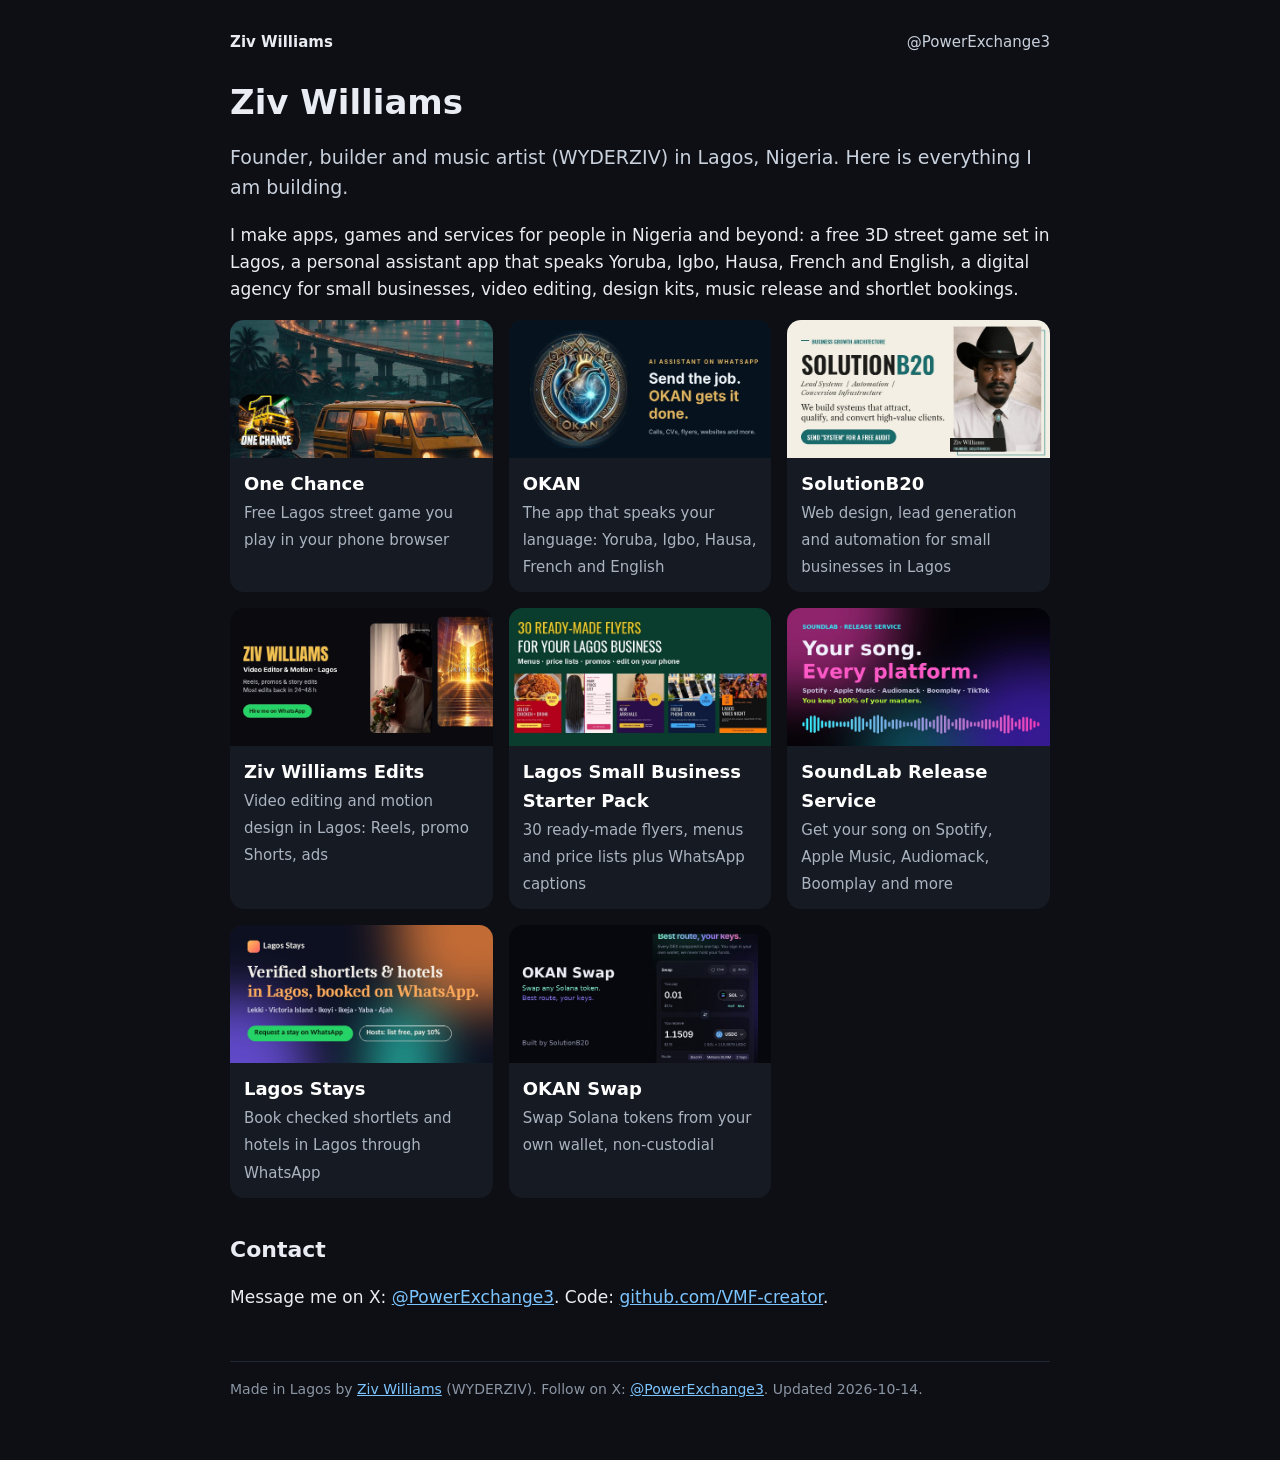
<file: index.html>
<!doctype html><html lang="en"><head><meta charset="utf-8"><meta name="viewport" content="width=device-width,initial-scale=1">
<title>Ziv Williams: projects from Lagos (One Chance, OKAN, SolutionB20)</title><meta name="description" content="Ziv Williams (WYDERZIV) is a Lagos-based founder, builder and music artist. His projects: One Chance, a free Lagos street game; OKAN, the app that speaks your language; SolutionB20 agency; video editing; the Lagos Small Business Starter Pack; SoundLab music release; Lagos Stays; and OKAN Swap.">
<meta name="author" content="Ziv Williams"><meta name="robots" content="index,follow,max-image-preview:large,max-snippet:-1">
<link rel="canonical" href="https://vmf-creator.github.io/"><!--GSC_VERIFY-->
<meta property="og:type" content="website"><meta property="og:site_name" content="Ziv Williams projects"><meta property="og:title" content="Ziv Williams: projects from Lagos (One Chance, OKAN, SolutionB20)">
<meta property="og:description" content="Ziv Williams (WYDERZIV) is a Lagos-based founder, builder and music artist. His projects: One Chance, a free Lagos street game; OKAN, the app that speaks your language; SolutionB20 agency; video editing; the Lagos Small Business Starter Pack; SoundLab music release; Lagos Stays; and OKAN Swap."><meta property="og:url" content="https://vmf-creator.github.io/"><meta property="og:image" content="https://vmf-creator.github.io/img/one-chance.jpg">
<meta property="og:image:width" content="1200"><meta property="og:image:height" content="630"><meta property="og:locale" content="en_NG">
<meta name="twitter:card" content="summary_large_image"><meta name="twitter:site" content="@PowerExchange3"><meta name="twitter:creator" content="@PowerExchange3">
<meta name="twitter:title" content="Ziv Williams: projects from Lagos (One Chance, OKAN, SolutionB20)"><meta name="twitter:description" content="Ziv Williams (WYDERZIV) is a Lagos-based founder, builder and music artist. His projects: One Chance, a free Lagos street game; OKAN, the app that speaks your language; SolutionB20 agency; video editing; the Lagos Small Business Starter Pack; SoundLab music release; Lagos Stays; and OKAN Swap."><meta name="twitter:image" content="https://vmf-creator.github.io/img/one-chance.jpg">
<link rel="icon" href="/img/favicon.png"><link rel="stylesheet" href="/style.css">
<script type="application/ld+json">{"@context": "https://schema.org", "@graph": [{"@type": "Person", "@id": "https://vmf-creator.github.io/#ziv", "name": "Ziv Williams", "alternateName": ["WYDERZIV"], "url": "https://vmf-creator.github.io/", "jobTitle": "Founder, builder and music artist", "address": {"@type": "PostalAddress", "addressLocality": "Lagos", "addressCountry": "NG"}, "sameAs": ["https://x.com/PowerExchange3", "https://github.com/VMF-creator"]}, {"@type": "WebSite", "@id": "https://vmf-creator.github.io/#site", "url": "https://vmf-creator.github.io/", "name": "Ziv Williams projects", "author": {"@id": "https://vmf-creator.github.io/#ziv"}}, {"@type": "ItemList", "name": "Projects by Ziv Williams", "itemListElement": [{"@type": "ListItem", "position": 1, "name": "One Chance", "url": "https://vmf-creator.github.io/one-chance/"}, {"@type": "ListItem", "position": 2, "name": "OKAN", "url": "https://vmf-creator.github.io/okan/"}, {"@type": "ListItem", "position": 3, "name": "SolutionB20", "url": "https://vmf-creator.github.io/solutionb20/"}, {"@type": "ListItem", "position": 4, "name": "Ziv Williams Edits", "url": "https://vmf-creator.github.io/edits/"}, {"@type": "ListItem", "position": 5, "name": "Lagos Small Business Starter Pack", "url": "https://vmf-creator.github.io/starter-pack/"}, {"@type": "ListItem", "position": 6, "name": "SoundLab Release Service", "url": "https://vmf-creator.github.io/soundlab/"}, {"@type": "ListItem", "position": 7, "name": "Lagos Stays", "url": "https://vmf-creator.github.io/lagos-stays/"}, {"@type": "ListItem", "position": 8, "name": "OKAN Swap", "url": "https://vmf-creator.github.io/okan-swap/"}]}]}</script></head><body><div class="w"><header class="top"><b>Ziv Williams</b><a href="https://x.com/PowerExchange3">@PowerExchange3</a></header>
<h1>Ziv Williams</h1><p class="lead">Founder, builder and music artist (WYDERZIV) in Lagos, Nigeria. Here is everything I am building.</p>
<p>I make apps, games and services for people in Nigeria and beyond: a free 3D street game set in Lagos, a personal assistant app that speaks Yoruba, Igbo, Hausa, French and English, a digital agency for small businesses, video editing, design kits, music release and shortlet bookings.</p>
<div class="grid"><a class="card" href="/one-chance/"><img src="/img/one-chance.jpg" alt="One Chance" loading="lazy" width="1200" height="630"><div><b>One Chance</b><span>Free Lagos street game you play in your phone browser</span></div></a><a class="card" href="/okan/"><img src="/img/okan.jpg" alt="OKAN" loading="lazy" width="1200" height="630"><div><b>OKAN</b><span>The app that speaks your language: Yoruba, Igbo, Hausa, French and English</span></div></a><a class="card" href="/solutionb20/"><img src="/img/solutionb20.jpg" alt="SolutionB20" loading="lazy" width="1200" height="630"><div><b>SolutionB20</b><span>Web design, lead generation and automation for small businesses in Lagos</span></div></a><a class="card" href="/edits/"><img src="/img/edits.jpg" alt="Ziv Williams Edits" loading="lazy" width="1200" height="630"><div><b>Ziv Williams Edits</b><span>Video editing and motion design in Lagos: Reels, promo Shorts, ads</span></div></a><a class="card" href="/starter-pack/"><img src="/img/starter-pack.jpg" alt="Lagos Small Business Starter Pack" loading="lazy" width="1200" height="630"><div><b>Lagos Small Business Starter Pack</b><span>30 ready-made flyers, menus and price lists plus WhatsApp captions</span></div></a><a class="card" href="/soundlab/"><img src="/img/soundlab.jpg" alt="SoundLab Release Service" loading="lazy" width="1200" height="630"><div><b>SoundLab Release Service</b><span>Get your song on Spotify, Apple Music, Audiomack, Boomplay and more</span></div></a><a class="card" href="/lagos-stays/"><img src="/img/lagos-stays.jpg" alt="Lagos Stays" loading="lazy" width="1200" height="630"><div><b>Lagos Stays</b><span>Book checked shortlets and hotels in Lagos through WhatsApp</span></div></a><a class="card" href="/okan-swap/"><img src="/img/okan-swap.jpg" alt="OKAN Swap" loading="lazy" width="1200" height="630"><div><b>OKAN Swap</b><span>Swap Solana tokens from your own wallet, non-custodial</span></div></a></div>
<h2>Contact</h2><p>Message me on X: <a href="https://x.com/PowerExchange3" rel="me">@PowerExchange3</a>. Code: <a href="https://github.com/VMF-creator">github.com/VMF-creator</a>.</p>
<footer>Made in Lagos by <a href="/">Ziv Williams</a> (WYDERZIV). Follow on X: <a href="https://x.com/PowerExchange3" rel="me">@PowerExchange3</a>. Updated 2026-10-14.</footer></div></body></html>
</file>
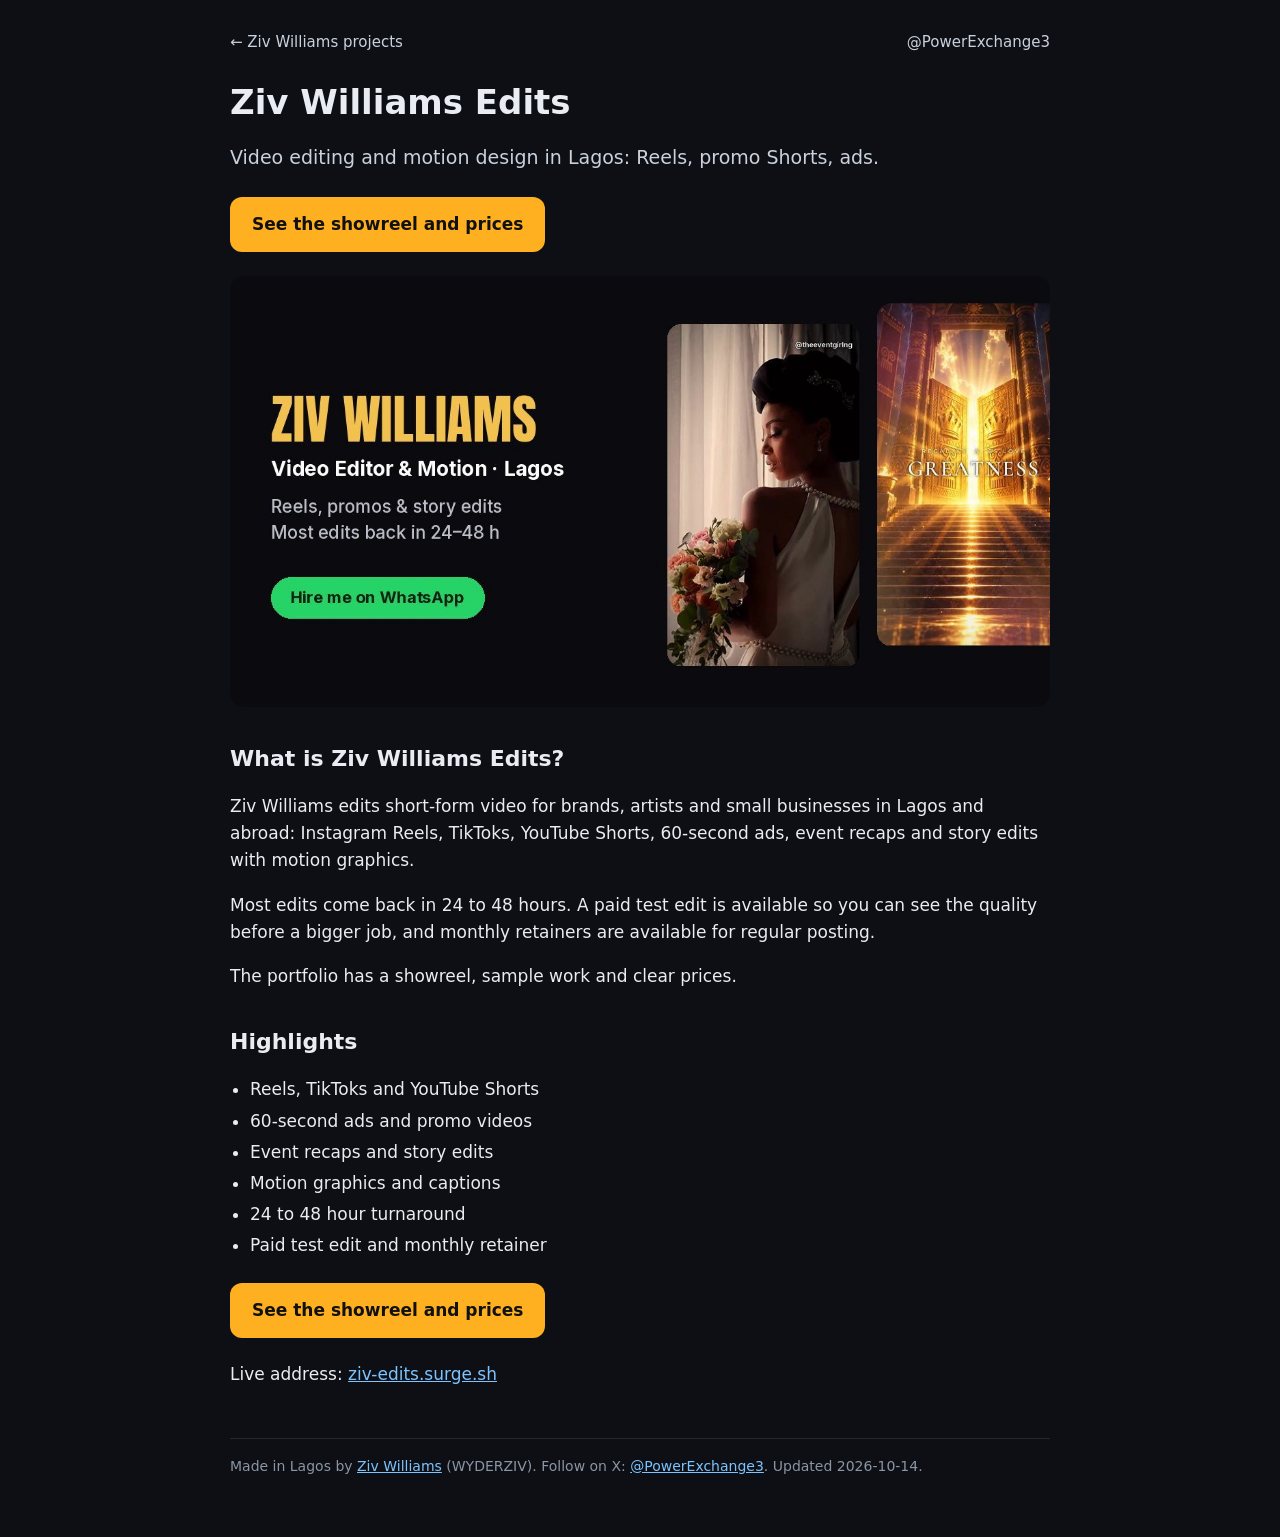
<file: edits/index.html>
<!doctype html><html lang="en"><head><meta charset="utf-8"><meta name="viewport" content="width=device-width,initial-scale=1">
<title>Ziv Williams: video editor and motion designer in Lagos</title><meta name="description" content="Ziv Williams is a video editor and motion designer in Lagos, Nigeria: Instagram Reels, TikToks, YouTube Shorts, 60-second ads, event recaps and story edits. Most edits back in 24 to 48 hours."><meta name="keywords" content="video editor Lagos, motion designer Nigeria, Reels editor, TikTok editor Nigeria, promo video Lagos">
<meta name="author" content="Ziv Williams"><meta name="robots" content="index,follow,max-image-preview:large,max-snippet:-1">
<link rel="canonical" href="https://vmf-creator.github.io/edits/"><!--GSC_VERIFY-->
<meta property="og:type" content="website"><meta property="og:site_name" content="Ziv Williams projects"><meta property="og:title" content="Ziv Williams: video editor and motion designer in Lagos">
<meta property="og:description" content="Ziv Williams is a video editor and motion designer in Lagos, Nigeria: Instagram Reels, TikToks, YouTube Shorts, 60-second ads, event recaps and story edits. Most edits back in 24 to 48 hours."><meta property="og:url" content="https://vmf-creator.github.io/edits/"><meta property="og:image" content="https://vmf-creator.github.io/img/edits.jpg">
<meta property="og:image:width" content="1200"><meta property="og:image:height" content="630"><meta property="og:locale" content="en_NG">
<meta name="twitter:card" content="summary_large_image"><meta name="twitter:site" content="@PowerExchange3"><meta name="twitter:creator" content="@PowerExchange3">
<meta name="twitter:title" content="Ziv Williams: video editor and motion designer in Lagos"><meta name="twitter:description" content="Ziv Williams is a video editor and motion designer in Lagos, Nigeria: Instagram Reels, TikToks, YouTube Shorts, 60-second ads, event recaps and story edits. Most edits back in 24 to 48 hours."><meta name="twitter:image" content="https://vmf-creator.github.io/img/edits.jpg">
<link rel="icon" href="/img/favicon.png"><link rel="stylesheet" href="/style.css">
<script type="application/ld+json">{"@context": "https://schema.org", "@graph": [{"@type": "Service", "name": "Video editing and motion design by Ziv Williams", "serviceType": "Video editing", "url": "https://ziv-edits.surge.sh/", "description": "Ziv Williams is a video editor and motion designer in Lagos, Nigeria: Instagram Reels, TikToks, YouTube Shorts, 60-second ads, event recaps and story edits. Most edits back in 24 to 48 hours.", "areaServed": ["Lagos", "Nigeria", "Worldwide"], "provider": {"@id": "https://vmf-creator.github.io/#ziv"}, "image": "https://vmf-creator.github.io/img/edits.jpg"}, {"@type": "Person", "@id": "https://vmf-creator.github.io/#ziv", "name": "Ziv Williams", "alternateName": ["WYDERZIV"], "url": "https://vmf-creator.github.io/", "jobTitle": "Founder, builder and music artist", "address": {"@type": "PostalAddress", "addressLocality": "Lagos", "addressCountry": "NG"}, "sameAs": ["https://x.com/PowerExchange3", "https://github.com/VMF-creator"]}, {"@type": "WebPage", "@id": "https://vmf-creator.github.io/edits/", "url": "https://vmf-creator.github.io/edits/", "name": "Ziv Williams: video editor and motion designer in Lagos", "description": "Ziv Williams is a video editor and motion designer in Lagos, Nigeria: Instagram Reels, TikToks, YouTube Shorts, 60-second ads, event recaps and story edits. Most edits back in 24 to 48 hours.", "about": {"@type": "Service", "name": "Ziv Williams Edits", "url": "https://ziv-edits.surge.sh/"}, "author": {"@id": "https://vmf-creator.github.io/#ziv"}, "dateModified": "2026-10-14"}, {"@type": "BreadcrumbList", "itemListElement": [{"@type": "ListItem", "position": 1, "name": "Ziv Williams projects", "item": "https://vmf-creator.github.io/"}, {"@type": "ListItem", "position": 2, "name": "Ziv Williams Edits", "item": "https://vmf-creator.github.io/edits/"}]}]}</script></head><body><div class="w"><header class="top"><a href="/">← Ziv Williams projects</a><a href="https://x.com/PowerExchange3">@PowerExchange3</a></header>
<h1>Ziv Williams Edits</h1><p class="lead">Video editing and motion design in Lagos: Reels, promo Shorts, ads.</p>
<a class="btn" href="https://ziv-edits.surge.sh/">See the showreel and prices</a>
<img class="hero" src="/img/edits.jpg" alt="Ziv Williams Edits" width="1200" height="630">
<h2>What is Ziv Williams Edits?</h2><p>Ziv Williams edits short-form video for brands, artists and small businesses in Lagos and abroad: Instagram Reels, TikToks, YouTube Shorts, 60-second ads, event recaps and story edits with motion graphics.</p><p>Most edits come back in 24 to 48 hours. A paid test edit is available so you can see the quality before a bigger job, and monthly retainers are available for regular posting.</p><p>The portfolio has a showreel, sample work and clear prices.</p>
<h2>Highlights</h2><ul class="f"><li>Reels, TikToks and YouTube Shorts</li><li>60-second ads and promo videos</li><li>Event recaps and story edits</li><li>Motion graphics and captions</li><li>24 to 48 hour turnaround</li><li>Paid test edit and monthly retainer</li></ul>
<p><a class="btn" href="https://ziv-edits.surge.sh/">See the showreel and prices</a></p>
<p>Live address: <a href="https://ziv-edits.surge.sh/">ziv-edits.surge.sh</a></p>
<footer>Made in Lagos by <a href="/">Ziv Williams</a> (WYDERZIV). Follow on X: <a href="https://x.com/PowerExchange3" rel="me">@PowerExchange3</a>. Updated 2026-10-14.</footer></div></body></html>
</file>
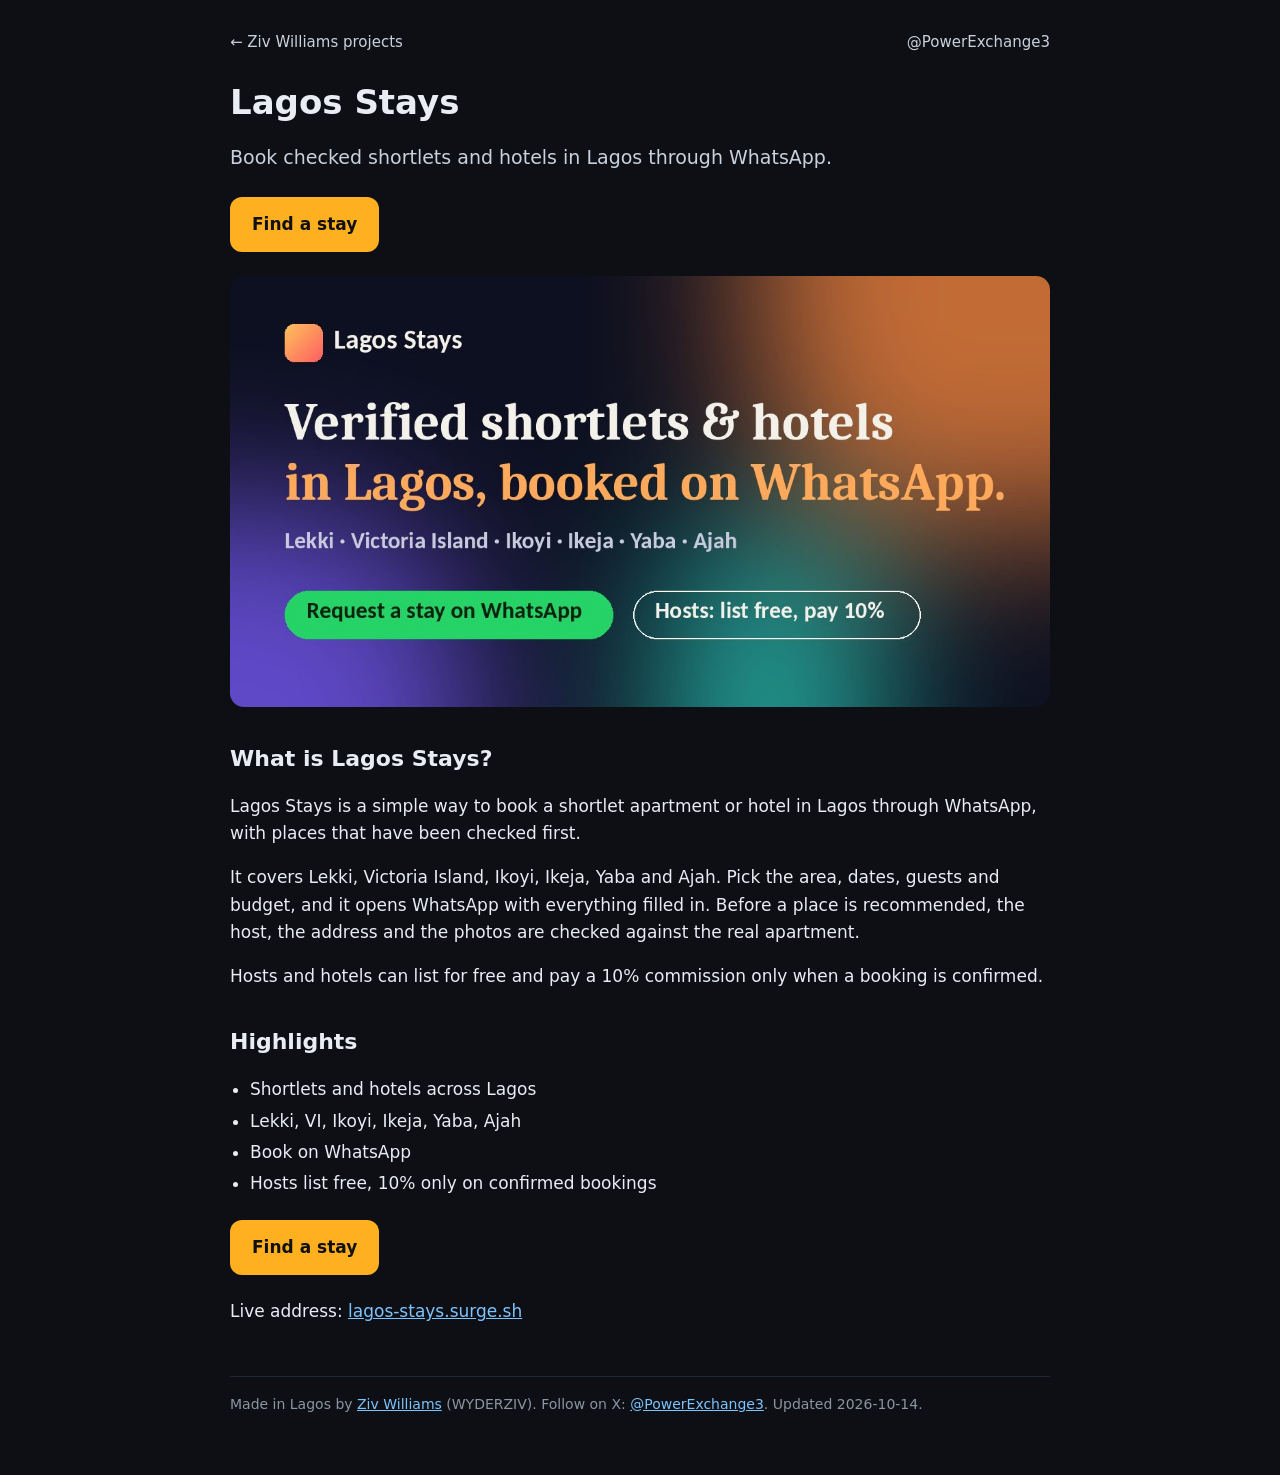
<file: lagos-stays/index.html>
<!doctype html><html lang="en"><head><meta charset="utf-8"><meta name="viewport" content="width=device-width,initial-scale=1">
<title>Lagos Stays: book checked shortlets and hotels in Lagos on WhatsApp</title><meta name="description" content="Lagos Stays helps you book checked shortlets and hotels in Lekki, Victoria Island, Ikoyi, Ikeja, Yaba and Ajah through WhatsApp. Hosts list for free and pay 10% only on confirmed bookings."><meta name="keywords" content="Lagos shortlet, shortlet Lekki, hotel booking Lagos WhatsApp, Victoria Island apartment, Ikeja shortlet">
<meta name="author" content="Ziv Williams"><meta name="robots" content="index,follow,max-image-preview:large,max-snippet:-1">
<link rel="canonical" href="https://vmf-creator.github.io/lagos-stays/"><!--GSC_VERIFY-->
<meta property="og:type" content="website"><meta property="og:site_name" content="Ziv Williams projects"><meta property="og:title" content="Lagos Stays: book checked shortlets and hotels in Lagos on WhatsApp">
<meta property="og:description" content="Lagos Stays helps you book checked shortlets and hotels in Lekki, Victoria Island, Ikoyi, Ikeja, Yaba and Ajah through WhatsApp. Hosts list for free and pay 10% only on confirmed bookings."><meta property="og:url" content="https://vmf-creator.github.io/lagos-stays/"><meta property="og:image" content="https://vmf-creator.github.io/img/lagos-stays.jpg">
<meta property="og:image:width" content="1200"><meta property="og:image:height" content="630"><meta property="og:locale" content="en_NG">
<meta name="twitter:card" content="summary_large_image"><meta name="twitter:site" content="@PowerExchange3"><meta name="twitter:creator" content="@PowerExchange3">
<meta name="twitter:title" content="Lagos Stays: book checked shortlets and hotels in Lagos on WhatsApp"><meta name="twitter:description" content="Lagos Stays helps you book checked shortlets and hotels in Lekki, Victoria Island, Ikoyi, Ikeja, Yaba and Ajah through WhatsApp. Hosts list for free and pay 10% only on confirmed bookings."><meta name="twitter:image" content="https://vmf-creator.github.io/img/lagos-stays.jpg">
<link rel="icon" href="/img/favicon.png"><link rel="stylesheet" href="/style.css">
<script type="application/ld+json">{"@context": "https://schema.org", "@graph": [{"@type": "Service", "name": "Lagos Stays", "serviceType": "Shortlet and hotel booking", "url": "https://lagos-stays.surge.sh/", "description": "Lagos Stays helps you book checked shortlets and hotels in Lekki, Victoria Island, Ikoyi, Ikeja, Yaba and Ajah through WhatsApp. Hosts list for free and pay 10% only on confirmed bookings.", "areaServed": {"@type": "City", "name": "Lagos"}, "provider": {"@id": "https://vmf-creator.github.io/#ziv"}, "image": "https://vmf-creator.github.io/img/lagos-stays.jpg"}, {"@type": "Person", "@id": "https://vmf-creator.github.io/#ziv", "name": "Ziv Williams", "alternateName": ["WYDERZIV"], "url": "https://vmf-creator.github.io/", "jobTitle": "Founder, builder and music artist", "address": {"@type": "PostalAddress", "addressLocality": "Lagos", "addressCountry": "NG"}, "sameAs": ["https://x.com/PowerExchange3", "https://github.com/VMF-creator"]}, {"@type": "WebPage", "@id": "https://vmf-creator.github.io/lagos-stays/", "url": "https://vmf-creator.github.io/lagos-stays/", "name": "Lagos Stays: book checked shortlets and hotels in Lagos on WhatsApp", "description": "Lagos Stays helps you book checked shortlets and hotels in Lekki, Victoria Island, Ikoyi, Ikeja, Yaba and Ajah through WhatsApp. Hosts list for free and pay 10% only on confirmed bookings.", "about": {"@type": "Service", "name": "Lagos Stays", "url": "https://lagos-stays.surge.sh/"}, "author": {"@id": "https://vmf-creator.github.io/#ziv"}, "dateModified": "2026-10-14"}, {"@type": "BreadcrumbList", "itemListElement": [{"@type": "ListItem", "position": 1, "name": "Ziv Williams projects", "item": "https://vmf-creator.github.io/"}, {"@type": "ListItem", "position": 2, "name": "Lagos Stays", "item": "https://vmf-creator.github.io/lagos-stays/"}]}]}</script></head><body><div class="w"><header class="top"><a href="/">← Ziv Williams projects</a><a href="https://x.com/PowerExchange3">@PowerExchange3</a></header>
<h1>Lagos Stays</h1><p class="lead">Book checked shortlets and hotels in Lagos through WhatsApp.</p>
<a class="btn" href="https://lagos-stays.surge.sh/">Find a stay</a>
<img class="hero" src="/img/lagos-stays.jpg" alt="Lagos Stays" width="1200" height="630">
<h2>What is Lagos Stays?</h2><p>Lagos Stays is a simple way to book a shortlet apartment or hotel in Lagos through WhatsApp, with places that have been checked first.</p><p>It covers Lekki, Victoria Island, Ikoyi, Ikeja, Yaba and Ajah. Pick the area, dates, guests and budget, and it opens WhatsApp with everything filled in. Before a place is recommended, the host, the address and the photos are checked against the real apartment.</p><p>Hosts and hotels can list for free and pay a 10% commission only when a booking is confirmed.</p>
<h2>Highlights</h2><ul class="f"><li>Shortlets and hotels across Lagos</li><li>Lekki, VI, Ikoyi, Ikeja, Yaba, Ajah</li><li>Book on WhatsApp</li><li>Hosts list free, 10% only on confirmed bookings</li></ul>
<p><a class="btn" href="https://lagos-stays.surge.sh/">Find a stay</a></p>
<p>Live address: <a href="https://lagos-stays.surge.sh/">lagos-stays.surge.sh</a></p>
<footer>Made in Lagos by <a href="/">Ziv Williams</a> (WYDERZIV). Follow on X: <a href="https://x.com/PowerExchange3" rel="me">@PowerExchange3</a>. Updated 2026-10-14.</footer></div></body></html>
</file>
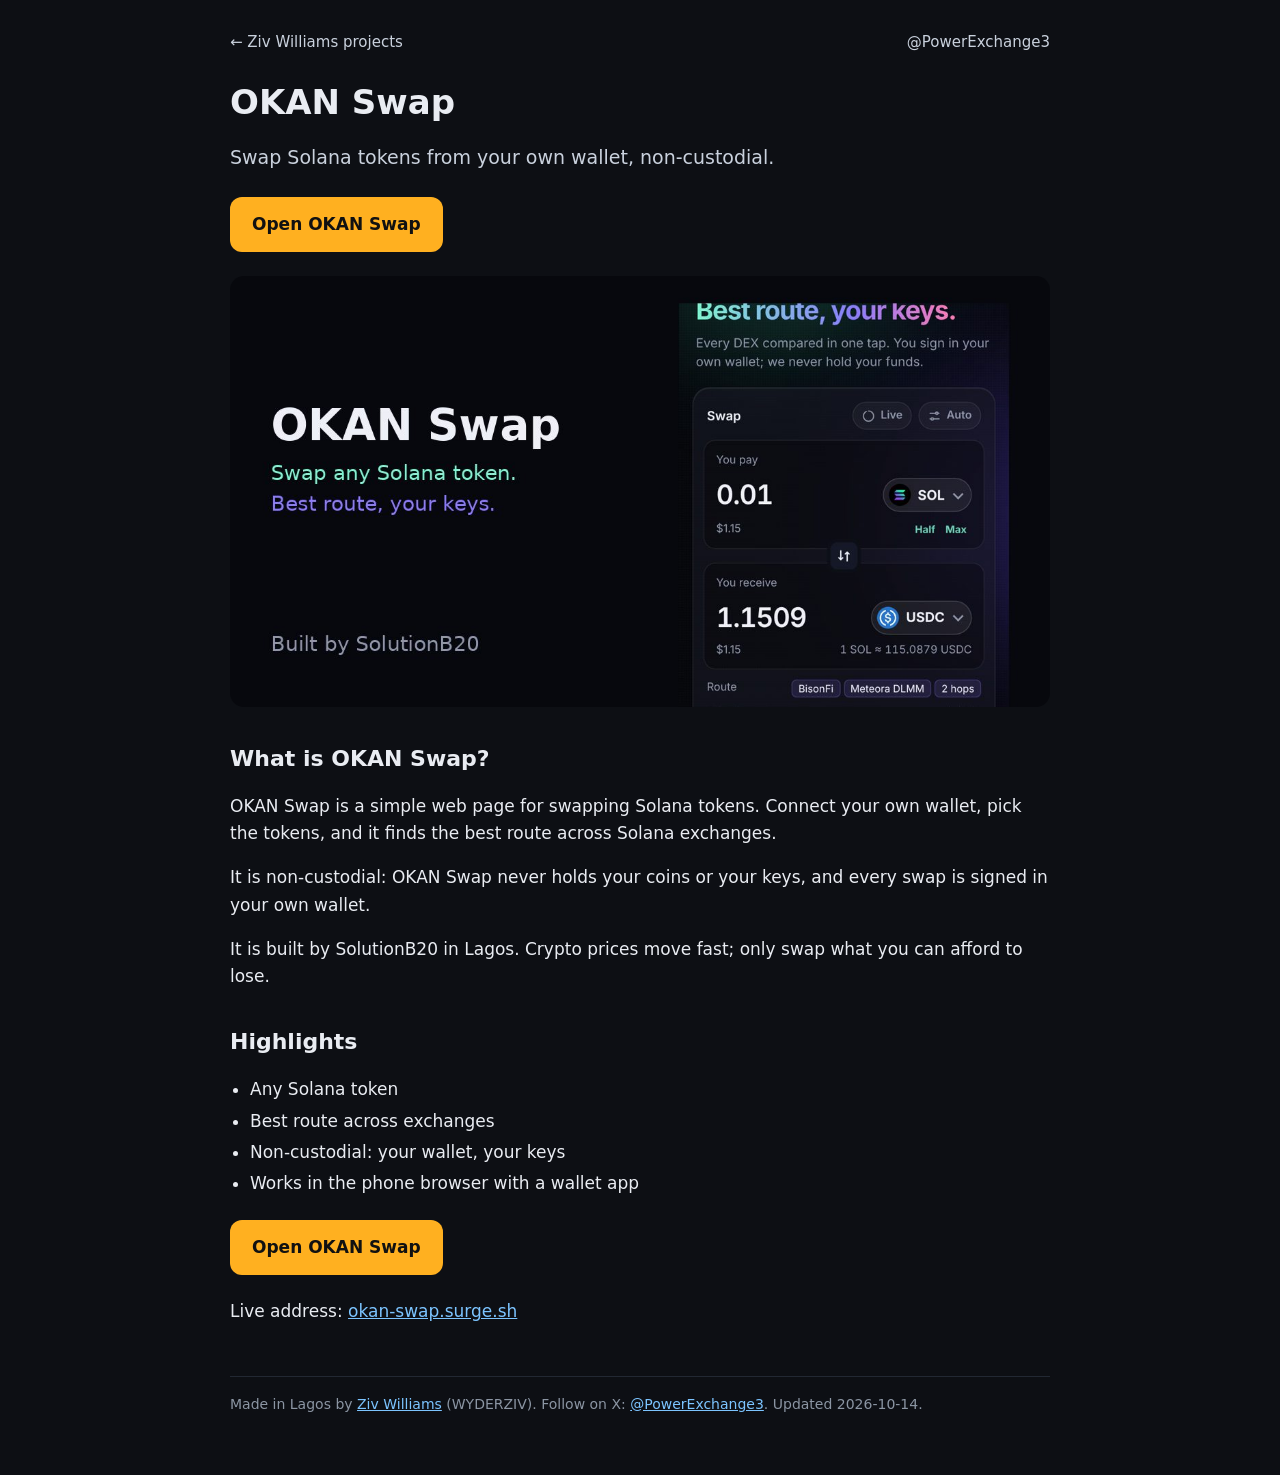
<file: okan-swap/index.html>
<!doctype html><html lang="en"><head><meta charset="utf-8"><meta name="viewport" content="width=device-width,initial-scale=1">
<title>OKAN Swap: swap Solana tokens from your own wallet</title><meta name="description" content="OKAN Swap lets you swap any Solana token at the best route straight from your own wallet. Non-custodial: your keys and coins never leave your wallet. Built by SolutionB20."><meta name="keywords" content="Solana swap, swap Solana tokens Nigeria, non-custodial swap, Jupiter swap">
<meta name="author" content="Ziv Williams"><meta name="robots" content="index,follow,max-image-preview:large,max-snippet:-1">
<link rel="canonical" href="https://vmf-creator.github.io/okan-swap/"><!--GSC_VERIFY-->
<meta property="og:type" content="website"><meta property="og:site_name" content="Ziv Williams projects"><meta property="og:title" content="OKAN Swap: swap Solana tokens from your own wallet">
<meta property="og:description" content="OKAN Swap lets you swap any Solana token at the best route straight from your own wallet. Non-custodial: your keys and coins never leave your wallet. Built by SolutionB20."><meta property="og:url" content="https://vmf-creator.github.io/okan-swap/"><meta property="og:image" content="https://vmf-creator.github.io/img/okan-swap.jpg">
<meta property="og:image:width" content="1200"><meta property="og:image:height" content="630"><meta property="og:locale" content="en_NG">
<meta name="twitter:card" content="summary_large_image"><meta name="twitter:site" content="@PowerExchange3"><meta name="twitter:creator" content="@PowerExchange3">
<meta name="twitter:title" content="OKAN Swap: swap Solana tokens from your own wallet"><meta name="twitter:description" content="OKAN Swap lets you swap any Solana token at the best route straight from your own wallet. Non-custodial: your keys and coins never leave your wallet. Built by SolutionB20."><meta name="twitter:image" content="https://vmf-creator.github.io/img/okan-swap.jpg">
<link rel="icon" href="/img/favicon.png"><link rel="stylesheet" href="/style.css">
<script type="application/ld+json">{"@context": "https://schema.org", "@graph": [{"@type": "WebApplication", "name": "OKAN Swap", "url": "https://okan-swap.surge.sh/", "description": "OKAN Swap lets you swap any Solana token at the best route straight from your own wallet. Non-custodial: your keys and coins never leave your wallet. Built by SolutionB20.", "applicationCategory": "FinanceApplication", "operatingSystem": "Web", "offers": {"@type": "Offer", "price": "0", "priceCurrency": "USD"}, "author": {"@id": "https://vmf-creator.github.io/#ziv"}, "image": "https://vmf-creator.github.io/img/okan-swap.jpg"}, {"@type": "Person", "@id": "https://vmf-creator.github.io/#ziv", "name": "Ziv Williams", "alternateName": ["WYDERZIV"], "url": "https://vmf-creator.github.io/", "jobTitle": "Founder, builder and music artist", "address": {"@type": "PostalAddress", "addressLocality": "Lagos", "addressCountry": "NG"}, "sameAs": ["https://x.com/PowerExchange3", "https://github.com/VMF-creator"]}, {"@type": "WebPage", "@id": "https://vmf-creator.github.io/okan-swap/", "url": "https://vmf-creator.github.io/okan-swap/", "name": "OKAN Swap: swap Solana tokens from your own wallet", "description": "OKAN Swap lets you swap any Solana token at the best route straight from your own wallet. Non-custodial: your keys and coins never leave your wallet. Built by SolutionB20.", "about": {"@type": "WebApplication", "name": "OKAN Swap", "url": "https://okan-swap.surge.sh/"}, "author": {"@id": "https://vmf-creator.github.io/#ziv"}, "dateModified": "2026-10-14"}, {"@type": "BreadcrumbList", "itemListElement": [{"@type": "ListItem", "position": 1, "name": "Ziv Williams projects", "item": "https://vmf-creator.github.io/"}, {"@type": "ListItem", "position": 2, "name": "OKAN Swap", "item": "https://vmf-creator.github.io/okan-swap/"}]}]}</script></head><body><div class="w"><header class="top"><a href="/">← Ziv Williams projects</a><a href="https://x.com/PowerExchange3">@PowerExchange3</a></header>
<h1>OKAN Swap</h1><p class="lead">Swap Solana tokens from your own wallet, non-custodial.</p>
<a class="btn" href="https://okan-swap.surge.sh/">Open OKAN Swap</a>
<img class="hero" src="/img/okan-swap.jpg" alt="OKAN Swap" width="1200" height="630">
<h2>What is OKAN Swap?</h2><p>OKAN Swap is a simple web page for swapping Solana tokens. Connect your own wallet, pick the tokens, and it finds the best route across Solana exchanges.</p><p>It is non-custodial: OKAN Swap never holds your coins or your keys, and every swap is signed in your own wallet.</p><p>It is built by SolutionB20 in Lagos. Crypto prices move fast; only swap what you can afford to lose.</p>
<h2>Highlights</h2><ul class="f"><li>Any Solana token</li><li>Best route across exchanges</li><li>Non-custodial: your wallet, your keys</li><li>Works in the phone browser with a wallet app</li></ul>
<p><a class="btn" href="https://okan-swap.surge.sh/">Open OKAN Swap</a></p>
<p>Live address: <a href="https://okan-swap.surge.sh/">okan-swap.surge.sh</a></p>
<footer>Made in Lagos by <a href="/">Ziv Williams</a> (WYDERZIV). Follow on X: <a href="https://x.com/PowerExchange3" rel="me">@PowerExchange3</a>. Updated 2026-10-14.</footer></div></body></html>
</file>
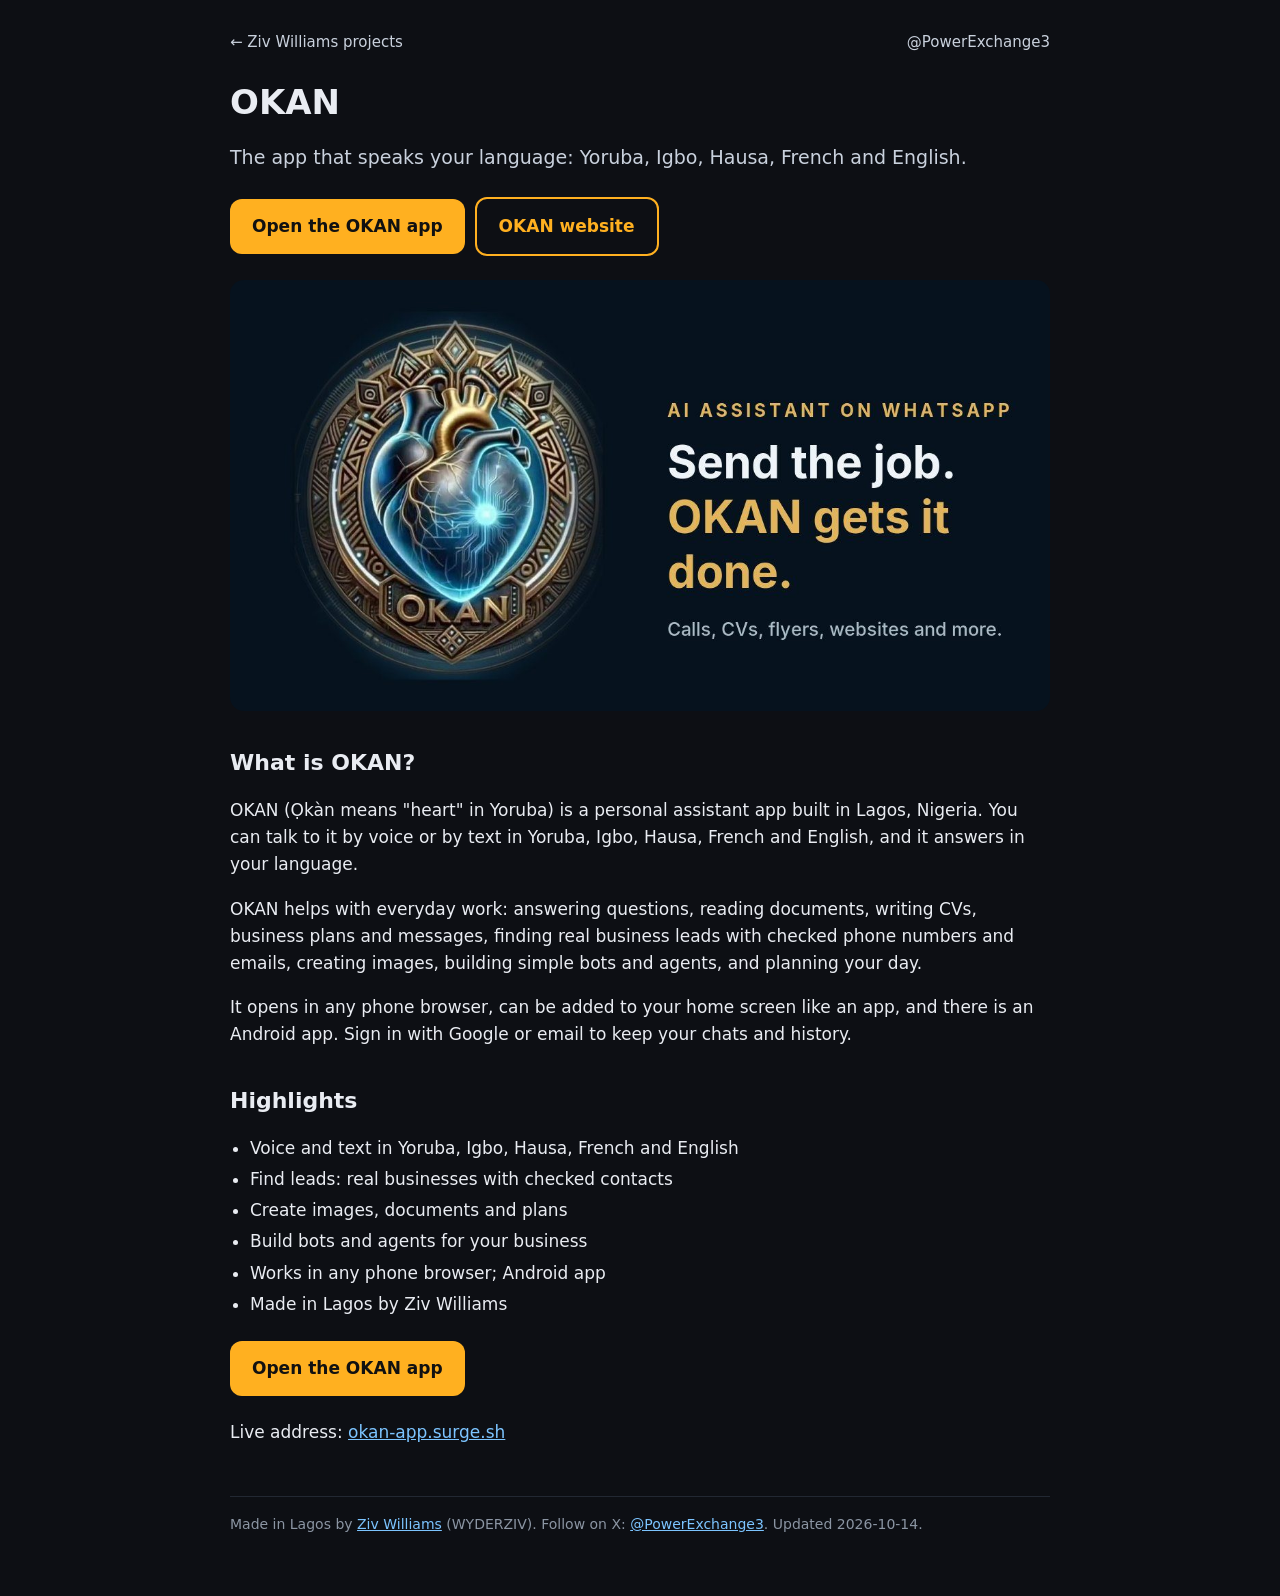
<file: okan/index.html>
<!doctype html><html lang="en"><head><meta charset="utf-8"><meta name="viewport" content="width=device-width,initial-scale=1">
<title>OKAN: the app that speaks your language (Yoruba, Igbo, Hausa, English)</title><meta name="description" content="OKAN is a personal assistant app from Lagos that speaks your language. Talk to it by voice or text in Yoruba, Igbo, Hausa, French or English: chat, find business leads, create images and documents, build bots and plan your day. Free to start."><meta name="keywords" content="Yoruba assistant app, Nigerian language app, Igbo Hausa voice assistant, Lagos app, business leads Nigeria">
<meta name="author" content="Ziv Williams"><meta name="robots" content="index,follow,max-image-preview:large,max-snippet:-1">
<link rel="canonical" href="https://vmf-creator.github.io/okan/"><!--GSC_VERIFY-->
<meta property="og:type" content="website"><meta property="og:site_name" content="Ziv Williams projects"><meta property="og:title" content="OKAN: the app that speaks your language (Yoruba, Igbo, Hausa, English)">
<meta property="og:description" content="OKAN is a personal assistant app from Lagos that speaks your language. Talk to it by voice or text in Yoruba, Igbo, Hausa, French or English: chat, find business leads, create images and documents, build bots and plan your day. Free to start."><meta property="og:url" content="https://vmf-creator.github.io/okan/"><meta property="og:image" content="https://vmf-creator.github.io/img/okan.jpg">
<meta property="og:image:width" content="1200"><meta property="og:image:height" content="630"><meta property="og:locale" content="en_NG">
<meta name="twitter:card" content="summary_large_image"><meta name="twitter:site" content="@PowerExchange3"><meta name="twitter:creator" content="@PowerExchange3">
<meta name="twitter:title" content="OKAN: the app that speaks your language (Yoruba, Igbo, Hausa, English)"><meta name="twitter:description" content="OKAN is a personal assistant app from Lagos that speaks your language. Talk to it by voice or text in Yoruba, Igbo, Hausa, French or English: chat, find business leads, create images and documents, build bots and plan your day. Free to start."><meta name="twitter:image" content="https://vmf-creator.github.io/img/okan.jpg">
<link rel="icon" href="/img/favicon.png"><link rel="stylesheet" href="/style.css">
<script type="application/ld+json">{"@context": "https://schema.org", "@graph": [{"@type": "SoftwareApplication", "name": "OKAN", "alternateName": "Ọkàn", "url": "https://okan-app.surge.sh/", "description": "OKAN is a personal assistant app from Lagos that speaks your language. Talk to it by voice or text in Yoruba, Igbo, Hausa, French or English: chat, find business leads, create images and documents, build bots and plan your day. Free to start.", "applicationCategory": "ProductivityApplication", "operatingSystem": "Web, Android", "inLanguage": ["yo", "ig", "ha", "fr", "en"], "offers": {"@type": "Offer", "price": "0", "priceCurrency": "NGN"}, "author": {"@id": "https://vmf-creator.github.io/#ziv"}, "image": "https://vmf-creator.github.io/img/okan.jpg", "sameAs": ["https://okan-ng.surge.sh/", "https://www.youtube.com/@okanapp", "https://www.tiktok.com/@okan.app"]}, {"@type": "Person", "@id": "https://vmf-creator.github.io/#ziv", "name": "Ziv Williams", "alternateName": ["WYDERZIV"], "url": "https://vmf-creator.github.io/", "jobTitle": "Founder, builder and music artist", "address": {"@type": "PostalAddress", "addressLocality": "Lagos", "addressCountry": "NG"}, "sameAs": ["https://x.com/PowerExchange3", "https://github.com/VMF-creator"]}, {"@type": "WebPage", "@id": "https://vmf-creator.github.io/okan/", "url": "https://vmf-creator.github.io/okan/", "name": "OKAN: the app that speaks your language (Yoruba, Igbo, Hausa, English)", "description": "OKAN is a personal assistant app from Lagos that speaks your language. Talk to it by voice or text in Yoruba, Igbo, Hausa, French or English: chat, find business leads, create images and documents, build bots and plan your day. Free to start.", "about": {"@type": "SoftwareApplication", "name": "OKAN", "url": "https://okan-app.surge.sh/"}, "author": {"@id": "https://vmf-creator.github.io/#ziv"}, "dateModified": "2026-10-14"}, {"@type": "BreadcrumbList", "itemListElement": [{"@type": "ListItem", "position": 1, "name": "Ziv Williams projects", "item": "https://vmf-creator.github.io/"}, {"@type": "ListItem", "position": 2, "name": "OKAN", "item": "https://vmf-creator.github.io/okan/"}]}]}</script></head><body><div class="w"><header class="top"><a href="/">← Ziv Williams projects</a><a href="https://x.com/PowerExchange3">@PowerExchange3</a></header>
<h1>OKAN</h1><p class="lead">The app that speaks your language: Yoruba, Igbo, Hausa, French and English.</p>
<a class="btn" href="https://okan-app.surge.sh/">Open the OKAN app</a><a class="btn ghost" href="https://okan-ng.surge.sh/">OKAN website</a>
<img class="hero" src="/img/okan.jpg" alt="OKAN" width="1200" height="630">
<h2>What is OKAN?</h2><p>OKAN (Ọkàn means &quot;heart&quot; in Yoruba) is a personal assistant app built in Lagos, Nigeria. You can talk to it by voice or by text in Yoruba, Igbo, Hausa, French and English, and it answers in your language.</p><p>OKAN helps with everyday work: answering questions, reading documents, writing CVs, business plans and messages, finding real business leads with checked phone numbers and emails, creating images, building simple bots and agents, and planning your day.</p><p>It opens in any phone browser, can be added to your home screen like an app, and there is an Android app. Sign in with Google or email to keep your chats and history.</p>
<h2>Highlights</h2><ul class="f"><li>Voice and text in Yoruba, Igbo, Hausa, French and English</li><li>Find leads: real businesses with checked contacts</li><li>Create images, documents and plans</li><li>Build bots and agents for your business</li><li>Works in any phone browser; Android app</li><li>Made in Lagos by Ziv Williams</li></ul>
<p><a class="btn" href="https://okan-app.surge.sh/">Open the OKAN app</a></p>
<p>Live address: <a href="https://okan-app.surge.sh/">okan-app.surge.sh</a></p>
<footer>Made in Lagos by <a href="/">Ziv Williams</a> (WYDERZIV). Follow on X: <a href="https://x.com/PowerExchange3" rel="me">@PowerExchange3</a>. Updated 2026-10-14.</footer></div></body></html>
</file>
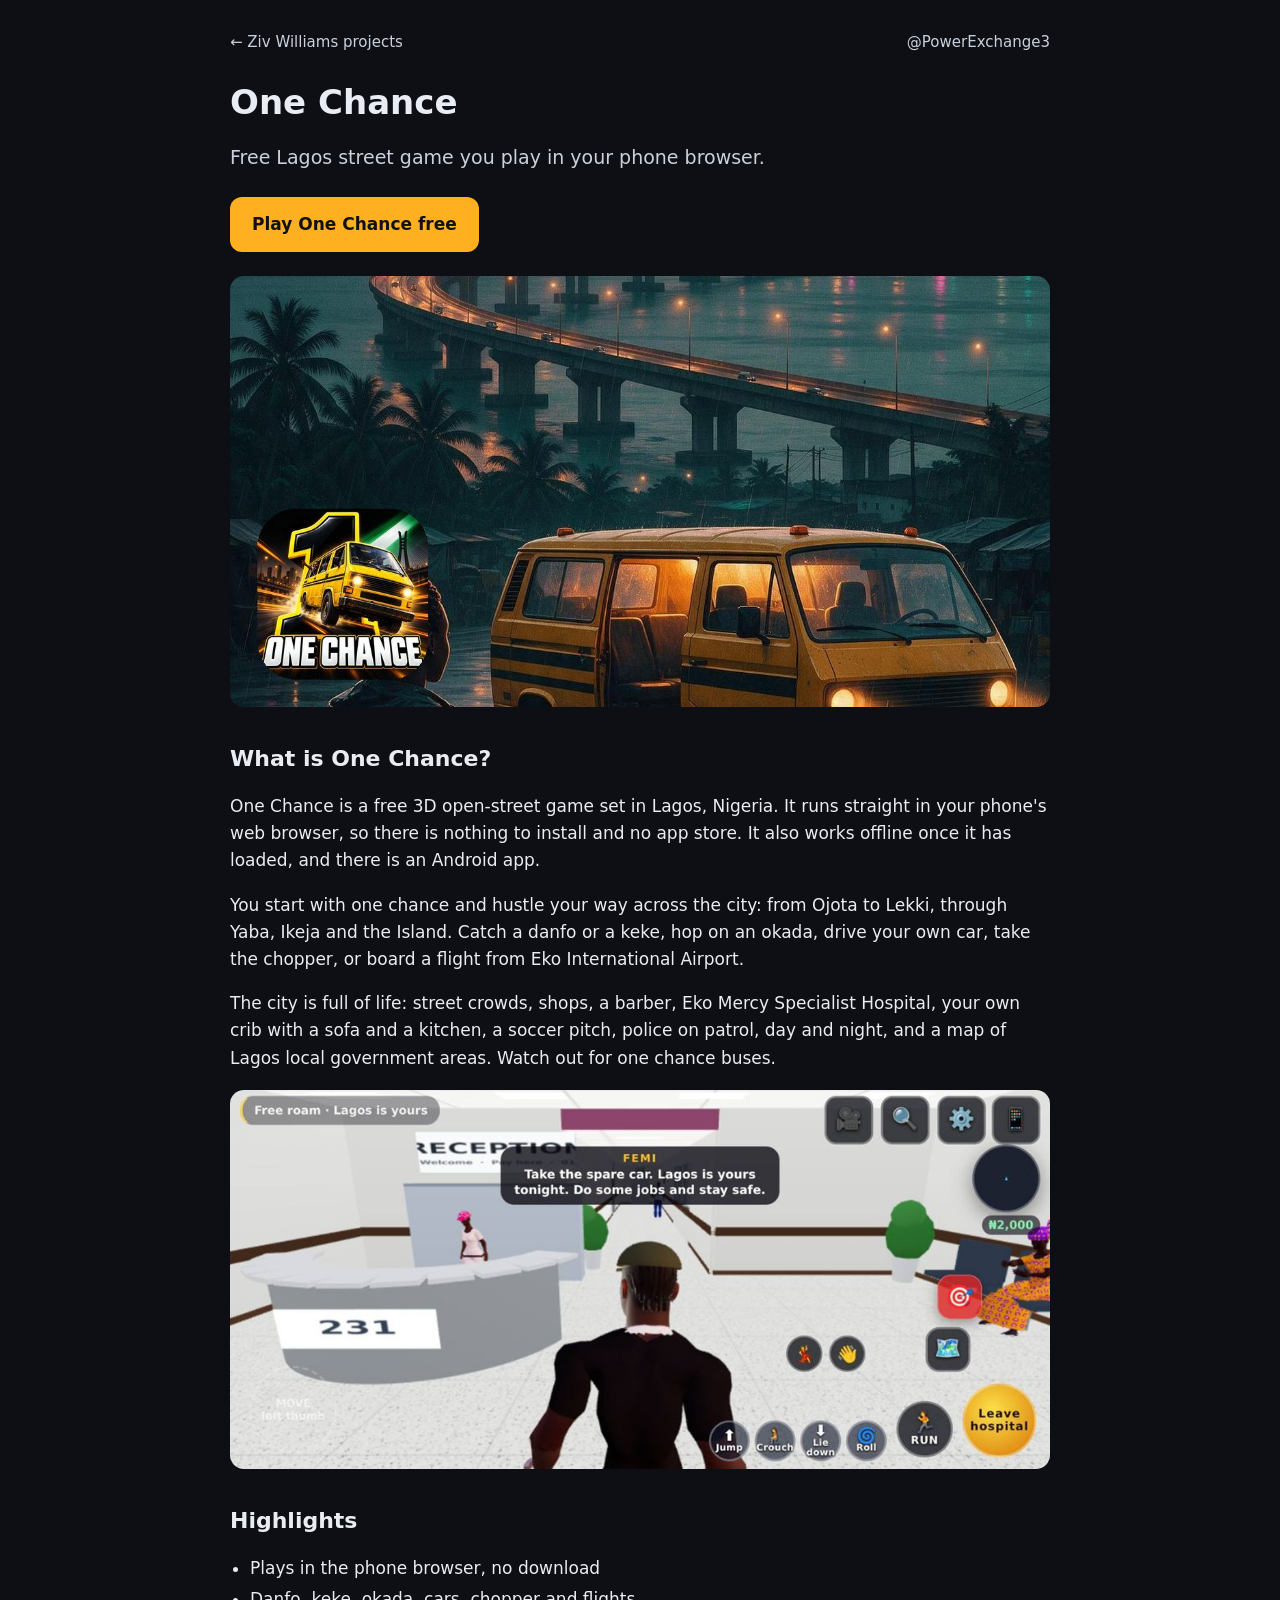
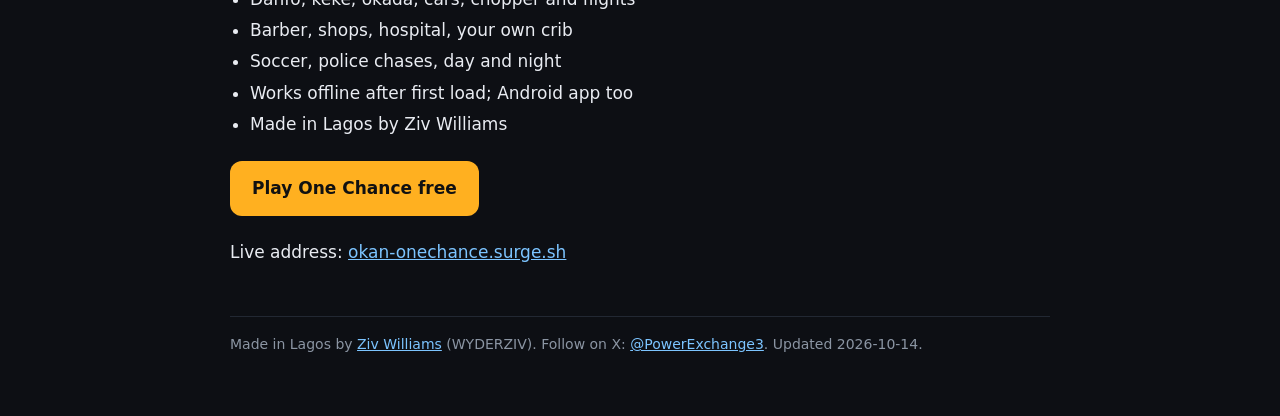
<file: one-chance/index.html>
<!doctype html><html lang="en"><head><meta charset="utf-8"><meta name="viewport" content="width=device-width,initial-scale=1">
<title>One Chance: free Lagos street game for your phone, no download</title><meta name="description" content="One Chance is a free 3D Lagos street game that plays in your phone browser. Drive a danfo, ride an okada, fly from Eko International Airport, visit the barber and the hospital, and survive the streets. By Ziv Williams."><meta name="keywords" content="Lagos game, Nigerian game, free browser game, danfo game, okada game, Naija 3D game, phone game Nigeria">
<meta name="author" content="Ziv Williams"><meta name="robots" content="index,follow,max-image-preview:large,max-snippet:-1">
<link rel="canonical" href="https://vmf-creator.github.io/one-chance/"><!--GSC_VERIFY-->
<meta property="og:type" content="website"><meta property="og:site_name" content="Ziv Williams projects"><meta property="og:title" content="One Chance: free Lagos street game for your phone, no download">
<meta property="og:description" content="One Chance is a free 3D Lagos street game that plays in your phone browser. Drive a danfo, ride an okada, fly from Eko International Airport, visit the barber and the hospital, and survive the streets. By Ziv Williams."><meta property="og:url" content="https://vmf-creator.github.io/one-chance/"><meta property="og:image" content="https://vmf-creator.github.io/img/one-chance.jpg">
<meta property="og:image:width" content="1200"><meta property="og:image:height" content="630"><meta property="og:locale" content="en_NG">
<meta name="twitter:card" content="summary_large_image"><meta name="twitter:site" content="@PowerExchange3"><meta name="twitter:creator" content="@PowerExchange3">
<meta name="twitter:title" content="One Chance: free Lagos street game for your phone, no download"><meta name="twitter:description" content="One Chance is a free 3D Lagos street game that plays in your phone browser. Drive a danfo, ride an okada, fly from Eko International Airport, visit the barber and the hospital, and survive the streets. By Ziv Williams."><meta name="twitter:image" content="https://vmf-creator.github.io/img/one-chance.jpg">
<link rel="icon" href="/img/favicon.png"><link rel="stylesheet" href="/style.css">
<script type="application/ld+json">{"@context": "https://schema.org", "@graph": [{"@type": "VideoGame", "name": "One Chance", "url": "https://okan-onechance.surge.sh/", "description": "One Chance is a free 3D Lagos street game that plays in your phone browser. Drive a danfo, ride an okada, fly from Eko International Airport, visit the barber and the hospital, and survive the streets. By Ziv Williams.", "genre": ["Open world", "Driving", "Simulation"], "gamePlatform": ["Web browser", "Android"], "applicationCategory": "GameApplication", "operatingSystem": "Any (web browser), Android", "inLanguage": "en", "offers": {"@type": "Offer", "price": "0", "priceCurrency": "NGN"}, "countryOfOrigin": "NG", "author": {"@id": "https://vmf-creator.github.io/#ziv"}, "image": "https://vmf-creator.github.io/img/one-chance.jpg", "sameAs": ["https://vmf-creator.github.io/one-chance/"]}, {"@type": "Person", "@id": "https://vmf-creator.github.io/#ziv", "name": "Ziv Williams", "alternateName": ["WYDERZIV"], "url": "https://vmf-creator.github.io/", "jobTitle": "Founder, builder and music artist", "address": {"@type": "PostalAddress", "addressLocality": "Lagos", "addressCountry": "NG"}, "sameAs": ["https://x.com/PowerExchange3", "https://github.com/VMF-creator"]}, {"@type": "WebPage", "@id": "https://vmf-creator.github.io/one-chance/", "url": "https://vmf-creator.github.io/one-chance/", "name": "One Chance: free Lagos street game for your phone, no download", "description": "One Chance is a free 3D Lagos street game that plays in your phone browser. Drive a danfo, ride an okada, fly from Eko International Airport, visit the barber and the hospital, and survive the streets. By Ziv Williams.", "about": {"@type": "VideoGame", "name": "One Chance", "url": "https://okan-onechance.surge.sh/"}, "author": {"@id": "https://vmf-creator.github.io/#ziv"}, "dateModified": "2026-10-14"}, {"@type": "BreadcrumbList", "itemListElement": [{"@type": "ListItem", "position": 1, "name": "Ziv Williams projects", "item": "https://vmf-creator.github.io/"}, {"@type": "ListItem", "position": 2, "name": "One Chance", "item": "https://vmf-creator.github.io/one-chance/"}]}]}</script></head><body><div class="w"><header class="top"><a href="/">← Ziv Williams projects</a><a href="https://x.com/PowerExchange3">@PowerExchange3</a></header>
<h1>One Chance</h1><p class="lead">Free Lagos street game you play in your phone browser.</p>
<a class="btn" href="https://okan-onechance.surge.sh/">Play One Chance free</a>
<img class="hero" src="/img/one-chance.jpg" alt="One Chance" width="1200" height="630">
<h2>What is One Chance?</h2><p>One Chance is a free 3D open-street game set in Lagos, Nigeria. It runs straight in your phone&#x27;s web browser, so there is nothing to install and no app store. It also works offline once it has loaded, and there is an Android app.</p><p>You start with one chance and hustle your way across the city: from Ojota to Lekki, through Yaba, Ikeja and the Island. Catch a danfo or a keke, hop on an okada, drive your own car, take the chopper, or board a flight from Eko International Airport.</p><p>The city is full of life: street crowds, shops, a barber, Eko Mercy Specialist Hospital, your own crib with a sofa and a kitchen, a soccer pitch, police on patrol, day and night, and a map of Lagos local government areas. Watch out for one chance buses.</p><img class="hero" src="/img/one-chance-hospital.jpg" alt="One Chance gameplay: inside Eko Mercy Specialist Hospital" loading="lazy" width="1000" height="462">
<h2>Highlights</h2><ul class="f"><li>Plays in the phone browser, no download</li><li>Danfo, keke, okada, cars, chopper and flights</li><li>Barber, shops, hospital, your own crib</li><li>Soccer, police chases, day and night</li><li>Works offline after first load; Android app too</li><li>Made in Lagos by Ziv Williams</li></ul>
<p><a class="btn" href="https://okan-onechance.surge.sh/">Play One Chance free</a></p>
<p>Live address: <a href="https://okan-onechance.surge.sh/">okan-onechance.surge.sh</a></p>
<footer>Made in Lagos by <a href="/">Ziv Williams</a> (WYDERZIV). Follow on X: <a href="https://x.com/PowerExchange3" rel="me">@PowerExchange3</a>. Updated 2026-10-14.</footer></div></body></html>
</file>
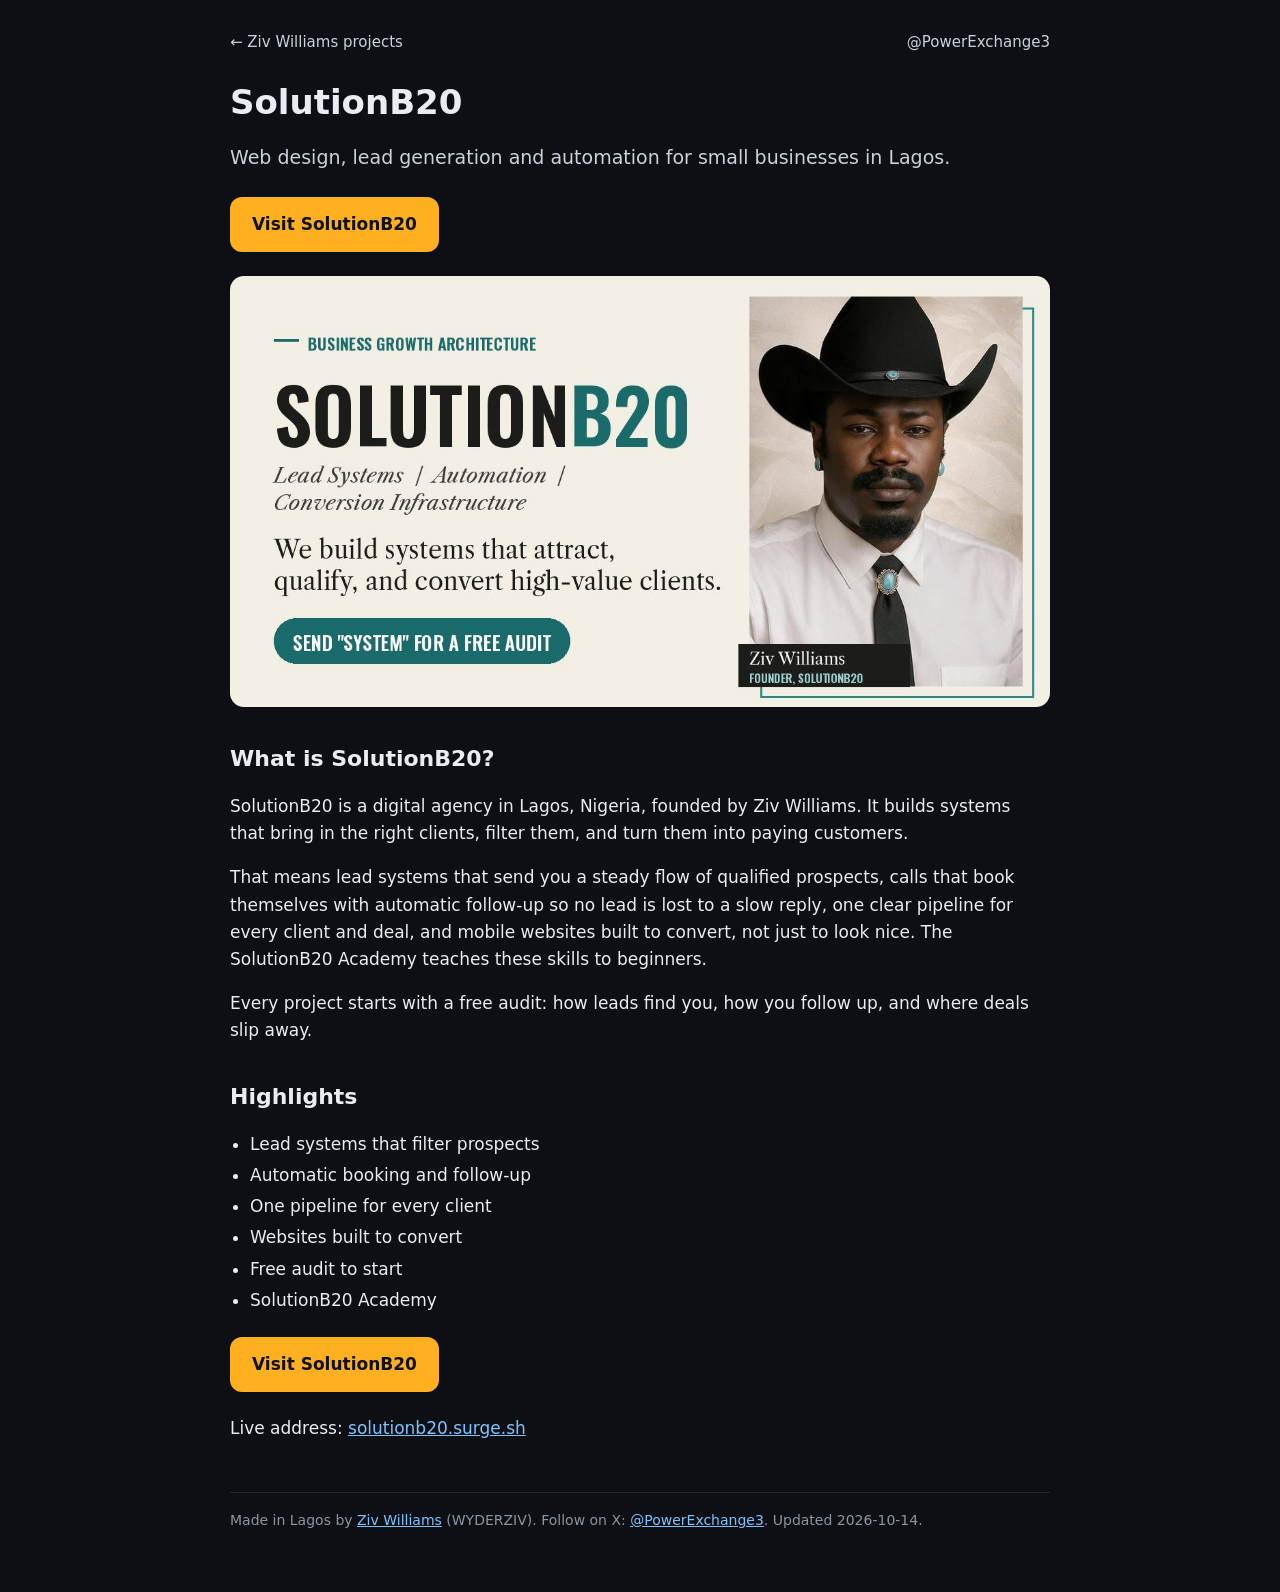
<file: solutionb20/index.html>
<!doctype html><html lang="en"><head><meta charset="utf-8"><meta name="viewport" content="width=device-width,initial-scale=1">
<title>SolutionB20: web design and lead generation agency in Lagos, Nigeria</title><meta name="description" content="SolutionB20 builds websites, WhatsApp booking assistants and lead systems for small businesses in Lagos, Nigeria, and teaches digital skills in its Academy. Founded by Ziv Williams. Free audit on WhatsApp."><meta name="keywords" content="web design Lagos, website designer Nigeria, lead generation Lagos, WhatsApp chatbot Nigeria, small business website Lagos">
<meta name="author" content="Ziv Williams"><meta name="robots" content="index,follow,max-image-preview:large,max-snippet:-1">
<link rel="canonical" href="https://vmf-creator.github.io/solutionb20/"><!--GSC_VERIFY-->
<meta property="og:type" content="website"><meta property="og:site_name" content="Ziv Williams projects"><meta property="og:title" content="SolutionB20: web design and lead generation agency in Lagos, Nigeria">
<meta property="og:description" content="SolutionB20 builds websites, WhatsApp booking assistants and lead systems for small businesses in Lagos, Nigeria, and teaches digital skills in its Academy. Founded by Ziv Williams. Free audit on WhatsApp."><meta property="og:url" content="https://vmf-creator.github.io/solutionb20/"><meta property="og:image" content="https://vmf-creator.github.io/img/solutionb20.jpg">
<meta property="og:image:width" content="1200"><meta property="og:image:height" content="630"><meta property="og:locale" content="en_NG">
<meta name="twitter:card" content="summary_large_image"><meta name="twitter:site" content="@PowerExchange3"><meta name="twitter:creator" content="@PowerExchange3">
<meta name="twitter:title" content="SolutionB20: web design and lead generation agency in Lagos, Nigeria"><meta name="twitter:description" content="SolutionB20 builds websites, WhatsApp booking assistants and lead systems for small businesses in Lagos, Nigeria, and teaches digital skills in its Academy. Founded by Ziv Williams. Free audit on WhatsApp."><meta name="twitter:image" content="https://vmf-creator.github.io/img/solutionb20.jpg">
<link rel="icon" href="/img/favicon.png"><link rel="stylesheet" href="/style.css">
<script type="application/ld+json">{"@context": "https://schema.org", "@graph": [{"@type": "ProfessionalService", "name": "SolutionB20", "url": "https://solutionb20.surge.sh/", "description": "SolutionB20 builds websites, WhatsApp booking assistants and lead systems for small businesses in Lagos, Nigeria, and teaches digital skills in its Academy. Founded by Ziv Williams. Free audit on WhatsApp.", "areaServed": {"@type": "City", "name": "Lagos"}, "address": {"@type": "PostalAddress", "addressLocality": "Lagos", "addressCountry": "NG"}, "founder": {"@id": "https://vmf-creator.github.io/#ziv"}, "image": "https://vmf-creator.github.io/img/solutionb20.jpg", "sameAs": ["https://www.youtube.com/@solutionb20", "https://www.tiktok.com/@solutionb20"]}, {"@type": "Person", "@id": "https://vmf-creator.github.io/#ziv", "name": "Ziv Williams", "alternateName": ["WYDERZIV"], "url": "https://vmf-creator.github.io/", "jobTitle": "Founder, builder and music artist", "address": {"@type": "PostalAddress", "addressLocality": "Lagos", "addressCountry": "NG"}, "sameAs": ["https://x.com/PowerExchange3", "https://github.com/VMF-creator"]}, {"@type": "WebPage", "@id": "https://vmf-creator.github.io/solutionb20/", "url": "https://vmf-creator.github.io/solutionb20/", "name": "SolutionB20: web design and lead generation agency in Lagos, Nigeria", "description": "SolutionB20 builds websites, WhatsApp booking assistants and lead systems for small businesses in Lagos, Nigeria, and teaches digital skills in its Academy. Founded by Ziv Williams. Free audit on WhatsApp.", "about": {"@type": "ProfessionalService", "name": "SolutionB20", "url": "https://solutionb20.surge.sh/"}, "author": {"@id": "https://vmf-creator.github.io/#ziv"}, "dateModified": "2026-10-14"}, {"@type": "BreadcrumbList", "itemListElement": [{"@type": "ListItem", "position": 1, "name": "Ziv Williams projects", "item": "https://vmf-creator.github.io/"}, {"@type": "ListItem", "position": 2, "name": "SolutionB20", "item": "https://vmf-creator.github.io/solutionb20/"}]}]}</script></head><body><div class="w"><header class="top"><a href="/">← Ziv Williams projects</a><a href="https://x.com/PowerExchange3">@PowerExchange3</a></header>
<h1>SolutionB20</h1><p class="lead">Web design, lead generation and automation for small businesses in Lagos.</p>
<a class="btn" href="https://solutionb20.surge.sh/">Visit SolutionB20</a>
<img class="hero" src="/img/solutionb20.jpg" alt="SolutionB20" width="1200" height="630">
<h2>What is SolutionB20?</h2><p>SolutionB20 is a digital agency in Lagos, Nigeria, founded by Ziv Williams. It builds systems that bring in the right clients, filter them, and turn them into paying customers.</p><p>That means lead systems that send you a steady flow of qualified prospects, calls that book themselves with automatic follow-up so no lead is lost to a slow reply, one clear pipeline for every client and deal, and mobile websites built to convert, not just to look nice. The SolutionB20 Academy teaches these skills to beginners.</p><p>Every project starts with a free audit: how leads find you, how you follow up, and where deals slip away.</p>
<h2>Highlights</h2><ul class="f"><li>Lead systems that filter prospects</li><li>Automatic booking and follow-up</li><li>One pipeline for every client</li><li>Websites built to convert</li><li>Free audit to start</li><li>SolutionB20 Academy</li></ul>
<p><a class="btn" href="https://solutionb20.surge.sh/">Visit SolutionB20</a></p>
<p>Live address: <a href="https://solutionb20.surge.sh/">solutionb20.surge.sh</a></p>
<footer>Made in Lagos by <a href="/">Ziv Williams</a> (WYDERZIV). Follow on X: <a href="https://x.com/PowerExchange3" rel="me">@PowerExchange3</a>. Updated 2026-10-14.</footer></div></body></html>
</file>
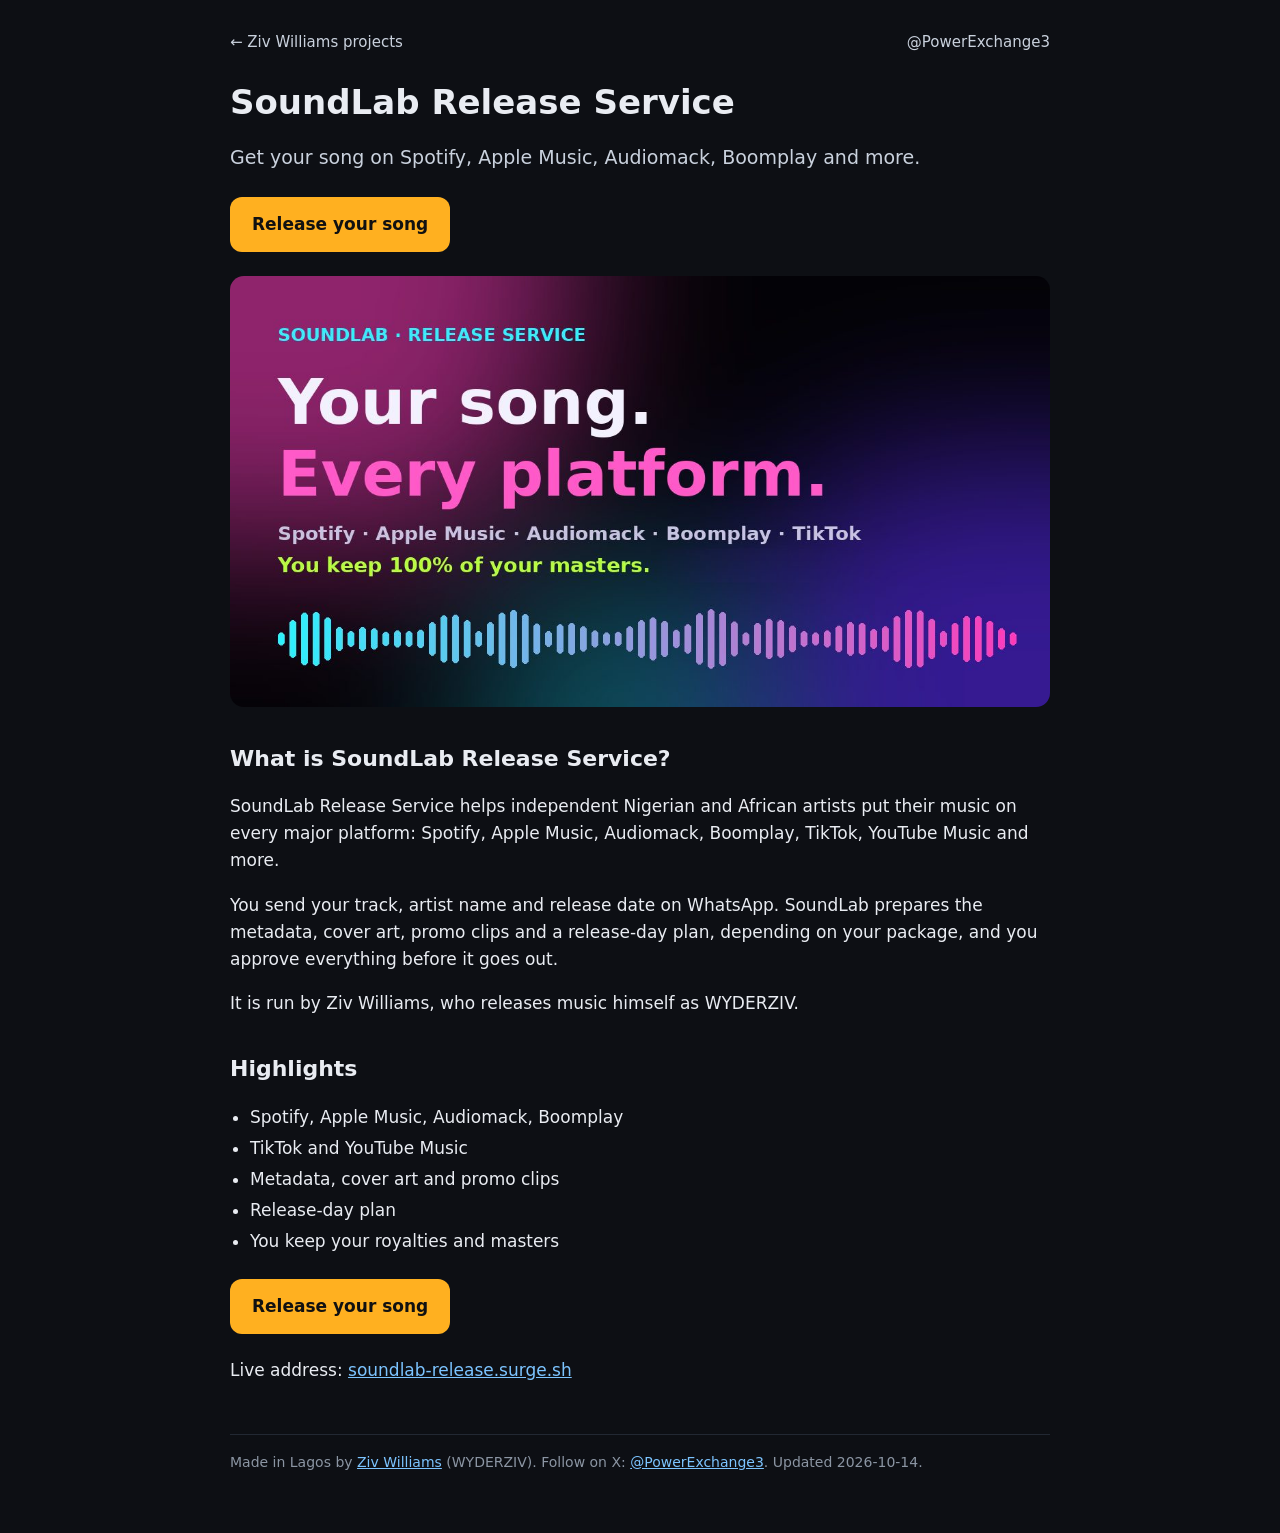
<file: soundlab/index.html>
<!doctype html><html lang="en"><head><meta charset="utf-8"><meta name="viewport" content="width=device-width,initial-scale=1">
<title>SoundLab Release Service: get your song on every music platform</title><meta name="description" content="SoundLab prepares and releases your song to Spotify, Apple Music, Audiomack, Boomplay, TikTok, YouTube Music and more. You keep your royalties and your masters. Run by Ziv Williams (WYDERZIV)."><meta name="keywords" content="music distribution Nigeria, release song on Spotify Nigeria, Boomplay upload, Audiomack distribution, independent artist Lagos">
<meta name="author" content="Ziv Williams"><meta name="robots" content="index,follow,max-image-preview:large,max-snippet:-1">
<link rel="canonical" href="https://vmf-creator.github.io/soundlab/"><!--GSC_VERIFY-->
<meta property="og:type" content="website"><meta property="og:site_name" content="Ziv Williams projects"><meta property="og:title" content="SoundLab Release Service: get your song on every music platform">
<meta property="og:description" content="SoundLab prepares and releases your song to Spotify, Apple Music, Audiomack, Boomplay, TikTok, YouTube Music and more. You keep your royalties and your masters. Run by Ziv Williams (WYDERZIV)."><meta property="og:url" content="https://vmf-creator.github.io/soundlab/"><meta property="og:image" content="https://vmf-creator.github.io/img/soundlab.jpg">
<meta property="og:image:width" content="1200"><meta property="og:image:height" content="630"><meta property="og:locale" content="en_NG">
<meta name="twitter:card" content="summary_large_image"><meta name="twitter:site" content="@PowerExchange3"><meta name="twitter:creator" content="@PowerExchange3">
<meta name="twitter:title" content="SoundLab Release Service: get your song on every music platform"><meta name="twitter:description" content="SoundLab prepares and releases your song to Spotify, Apple Music, Audiomack, Boomplay, TikTok, YouTube Music and more. You keep your royalties and your masters. Run by Ziv Williams (WYDERZIV)."><meta name="twitter:image" content="https://vmf-creator.github.io/img/soundlab.jpg">
<link rel="icon" href="/img/favicon.png"><link rel="stylesheet" href="/style.css">
<script type="application/ld+json">{"@context": "https://schema.org", "@graph": [{"@type": "Service", "name": "SoundLab Release Service", "serviceType": "Music distribution", "url": "https://soundlab-release.surge.sh/", "description": "SoundLab prepares and releases your song to Spotify, Apple Music, Audiomack, Boomplay, TikTok, YouTube Music and more. You keep your royalties and your masters. Run by Ziv Williams (WYDERZIV).", "areaServed": ["Nigeria", "Africa"], "provider": {"@id": "https://vmf-creator.github.io/#ziv"}, "image": "https://vmf-creator.github.io/img/soundlab.jpg"}, {"@type": "Person", "@id": "https://vmf-creator.github.io/#ziv", "name": "Ziv Williams", "alternateName": ["WYDERZIV"], "url": "https://vmf-creator.github.io/", "jobTitle": "Founder, builder and music artist", "address": {"@type": "PostalAddress", "addressLocality": "Lagos", "addressCountry": "NG"}, "sameAs": ["https://x.com/PowerExchange3", "https://github.com/VMF-creator"]}, {"@type": "WebPage", "@id": "https://vmf-creator.github.io/soundlab/", "url": "https://vmf-creator.github.io/soundlab/", "name": "SoundLab Release Service: get your song on every music platform", "description": "SoundLab prepares and releases your song to Spotify, Apple Music, Audiomack, Boomplay, TikTok, YouTube Music and more. You keep your royalties and your masters. Run by Ziv Williams (WYDERZIV).", "about": {"@type": "Service", "name": "SoundLab Release Service", "url": "https://soundlab-release.surge.sh/"}, "author": {"@id": "https://vmf-creator.github.io/#ziv"}, "dateModified": "2026-10-14"}, {"@type": "BreadcrumbList", "itemListElement": [{"@type": "ListItem", "position": 1, "name": "Ziv Williams projects", "item": "https://vmf-creator.github.io/"}, {"@type": "ListItem", "position": 2, "name": "SoundLab Release Service", "item": "https://vmf-creator.github.io/soundlab/"}]}]}</script></head><body><div class="w"><header class="top"><a href="/">← Ziv Williams projects</a><a href="https://x.com/PowerExchange3">@PowerExchange3</a></header>
<h1>SoundLab Release Service</h1><p class="lead">Get your song on Spotify, Apple Music, Audiomack, Boomplay and more.</p>
<a class="btn" href="https://soundlab-release.surge.sh/">Release your song</a>
<img class="hero" src="/img/soundlab.jpg" alt="SoundLab Release Service" width="1200" height="630">
<h2>What is SoundLab Release Service?</h2><p>SoundLab Release Service helps independent Nigerian and African artists put their music on every major platform: Spotify, Apple Music, Audiomack, Boomplay, TikTok, YouTube Music and more.</p><p>You send your track, artist name and release date on WhatsApp. SoundLab prepares the metadata, cover art, promo clips and a release-day plan, depending on your package, and you approve everything before it goes out.</p><p>It is run by Ziv Williams, who releases music himself as WYDERZIV.</p>
<h2>Highlights</h2><ul class="f"><li>Spotify, Apple Music, Audiomack, Boomplay</li><li>TikTok and YouTube Music</li><li>Metadata, cover art and promo clips</li><li>Release-day plan</li><li>You keep your royalties and masters</li></ul>
<p><a class="btn" href="https://soundlab-release.surge.sh/">Release your song</a></p>
<p>Live address: <a href="https://soundlab-release.surge.sh/">soundlab-release.surge.sh</a></p>
<footer>Made in Lagos by <a href="/">Ziv Williams</a> (WYDERZIV). Follow on X: <a href="https://x.com/PowerExchange3" rel="me">@PowerExchange3</a>. Updated 2026-10-14.</footer></div></body></html>
</file>
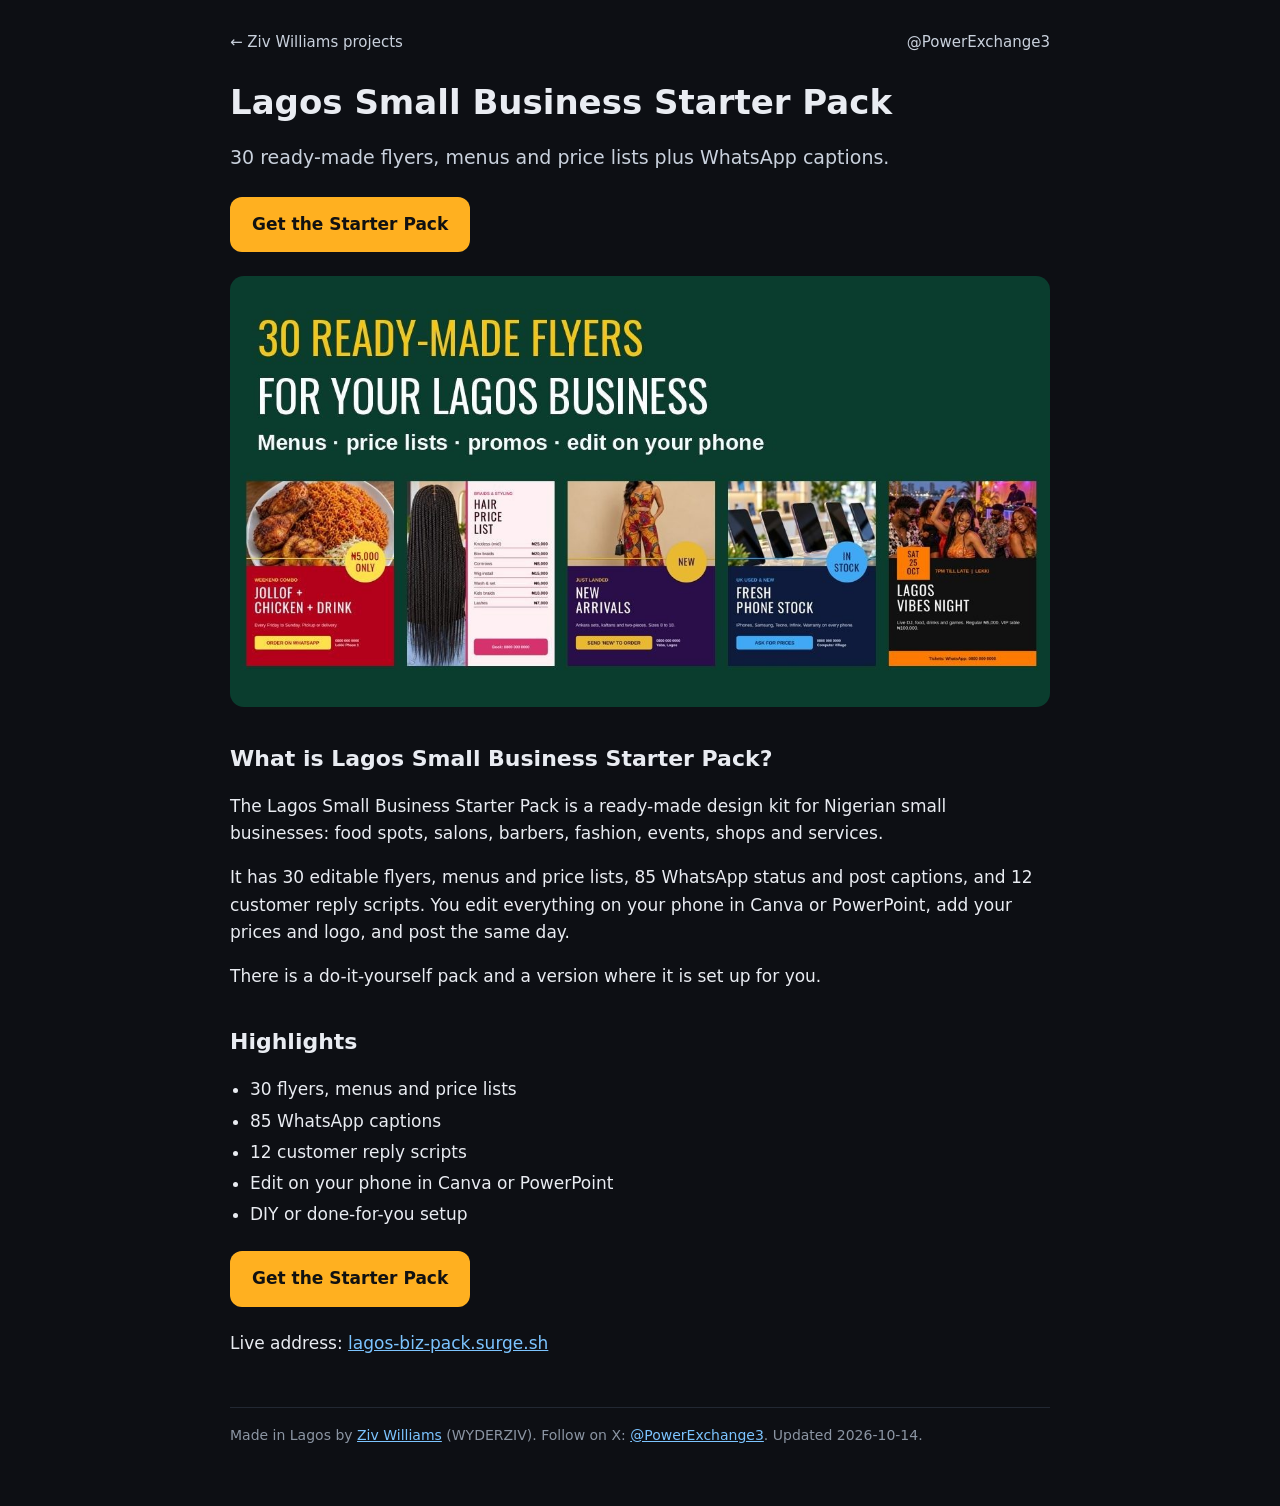
<file: starter-pack/index.html>
<!doctype html><html lang="en"><head><meta charset="utf-8"><meta name="viewport" content="width=device-width,initial-scale=1">
<title>Lagos Small Business Starter Pack: 30 flyer, menu and price-list designs</title><meta name="description" content="30 editable flyers, menus and price lists for Nigerian small businesses, plus 85 WhatsApp captions and 12 customer reply scripts. Edit on your phone in Canva or PowerPoint. By Ziv Williams."><meta name="keywords" content="flyer templates Nigeria, menu template Lagos, price list design, WhatsApp captions for business, small business kit Nigeria">
<meta name="author" content="Ziv Williams"><meta name="robots" content="index,follow,max-image-preview:large,max-snippet:-1">
<link rel="canonical" href="https://vmf-creator.github.io/starter-pack/"><!--GSC_VERIFY-->
<meta property="og:type" content="website"><meta property="og:site_name" content="Ziv Williams projects"><meta property="og:title" content="Lagos Small Business Starter Pack: 30 flyer, menu and price-list designs">
<meta property="og:description" content="30 editable flyers, menus and price lists for Nigerian small businesses, plus 85 WhatsApp captions and 12 customer reply scripts. Edit on your phone in Canva or PowerPoint. By Ziv Williams."><meta property="og:url" content="https://vmf-creator.github.io/starter-pack/"><meta property="og:image" content="https://vmf-creator.github.io/img/starter-pack.jpg">
<meta property="og:image:width" content="1200"><meta property="og:image:height" content="630"><meta property="og:locale" content="en_NG">
<meta name="twitter:card" content="summary_large_image"><meta name="twitter:site" content="@PowerExchange3"><meta name="twitter:creator" content="@PowerExchange3">
<meta name="twitter:title" content="Lagos Small Business Starter Pack: 30 flyer, menu and price-list designs"><meta name="twitter:description" content="30 editable flyers, menus and price lists for Nigerian small businesses, plus 85 WhatsApp captions and 12 customer reply scripts. Edit on your phone in Canva or PowerPoint. By Ziv Williams."><meta name="twitter:image" content="https://vmf-creator.github.io/img/starter-pack.jpg">
<link rel="icon" href="/img/favicon.png"><link rel="stylesheet" href="/style.css">
<script type="application/ld+json">{"@context": "https://schema.org", "@graph": [{"@type": "Product", "name": "Lagos Small Business Starter Pack", "url": "https://lagos-biz-pack.surge.sh/", "description": "30 editable flyers, menus and price lists for Nigerian small businesses, plus 85 WhatsApp captions and 12 customer reply scripts. Edit on your phone in Canva or PowerPoint. By Ziv Williams.", "brand": {"@type": "Brand", "name": "SolutionB20"}, "image": "https://vmf-creator.github.io/img/starter-pack.jpg", "offers": {"@type": "Offer", "price": "4000", "priceCurrency": "NGN", "url": "https://lagos-biz-pack.surge.sh/", "availability": "https://schema.org/InStock"}}, {"@type": "Person", "@id": "https://vmf-creator.github.io/#ziv", "name": "Ziv Williams", "alternateName": ["WYDERZIV"], "url": "https://vmf-creator.github.io/", "jobTitle": "Founder, builder and music artist", "address": {"@type": "PostalAddress", "addressLocality": "Lagos", "addressCountry": "NG"}, "sameAs": ["https://x.com/PowerExchange3", "https://github.com/VMF-creator"]}, {"@type": "WebPage", "@id": "https://vmf-creator.github.io/starter-pack/", "url": "https://vmf-creator.github.io/starter-pack/", "name": "Lagos Small Business Starter Pack: 30 flyer, menu and price-list designs", "description": "30 editable flyers, menus and price lists for Nigerian small businesses, plus 85 WhatsApp captions and 12 customer reply scripts. Edit on your phone in Canva or PowerPoint. By Ziv Williams.", "about": {"@type": "Product", "name": "Lagos Small Business Starter Pack", "url": "https://lagos-biz-pack.surge.sh/"}, "author": {"@id": "https://vmf-creator.github.io/#ziv"}, "dateModified": "2026-10-14"}, {"@type": "BreadcrumbList", "itemListElement": [{"@type": "ListItem", "position": 1, "name": "Ziv Williams projects", "item": "https://vmf-creator.github.io/"}, {"@type": "ListItem", "position": 2, "name": "Lagos Small Business Starter Pack", "item": "https://vmf-creator.github.io/starter-pack/"}]}]}</script></head><body><div class="w"><header class="top"><a href="/">← Ziv Williams projects</a><a href="https://x.com/PowerExchange3">@PowerExchange3</a></header>
<h1>Lagos Small Business Starter Pack</h1><p class="lead">30 ready-made flyers, menus and price lists plus WhatsApp captions.</p>
<a class="btn" href="https://lagos-biz-pack.surge.sh/">Get the Starter Pack</a>
<img class="hero" src="/img/starter-pack.jpg" alt="Lagos Small Business Starter Pack" width="1200" height="630">
<h2>What is Lagos Small Business Starter Pack?</h2><p>The Lagos Small Business Starter Pack is a ready-made design kit for Nigerian small businesses: food spots, salons, barbers, fashion, events, shops and services.</p><p>It has 30 editable flyers, menus and price lists, 85 WhatsApp status and post captions, and 12 customer reply scripts. You edit everything on your phone in Canva or PowerPoint, add your prices and logo, and post the same day.</p><p>There is a do-it-yourself pack and a version where it is set up for you.</p>
<h2>Highlights</h2><ul class="f"><li>30 flyers, menus and price lists</li><li>85 WhatsApp captions</li><li>12 customer reply scripts</li><li>Edit on your phone in Canva or PowerPoint</li><li>DIY or done-for-you setup</li></ul>
<p><a class="btn" href="https://lagos-biz-pack.surge.sh/">Get the Starter Pack</a></p>
<p>Live address: <a href="https://lagos-biz-pack.surge.sh/">lagos-biz-pack.surge.sh</a></p>
<footer>Made in Lagos by <a href="/">Ziv Williams</a> (WYDERZIV). Follow on X: <a href="https://x.com/PowerExchange3" rel="me">@PowerExchange3</a>. Updated 2026-10-14.</footer></div></body></html>
</file>
<file: style.css>
*{box-sizing:border-box}body{margin:0;font:17px/1.6 system-ui,-apple-system,Segoe UI,Roboto,sans-serif;background:#0d0f14;color:#e9ecf2}
a{color:#7cc4ff}.w{max-width:860px;margin:0 auto;padding:24px 20px 60px}header.top{display:flex;justify-content:space-between;align-items:center;padding:6px 0 18px;font-size:15px}
header.top a{color:#c9d1dd;text-decoration:none}h1{font-size:34px;line-height:1.2;margin:10px 0 8px}h2{font-size:22px;margin:34px 0 10px}
.lead{font-size:19px;color:#c9d1dd}.hero{width:100%;height:auto;border-radius:14px;display:block;margin:18px 0}
.btn{display:inline-block;background:#ffb020;color:#111;font-weight:700;padding:14px 22px;border-radius:12px;text-decoration:none;margin:6px 10px 6px 0}
.btn.ghost{background:transparent;color:#ffb020;border:2px solid #ffb020}ul.f{padding-left:20px}ul.f li{margin:4px 0}
.grid{display:grid;grid-template-columns:repeat(auto-fill,minmax(250px,1fr));gap:16px;margin-top:16px}
.card{background:#161a22;border-radius:14px;overflow:hidden;text-decoration:none;color:inherit;display:block}.card img{width:100%;height:auto;display:block}
.card div{padding:12px 14px}.card b{display:block;font-size:18px;color:#fff}.card span{font-size:15px;color:#aab3c0}
footer{margin-top:50px;font-size:14px;color:#8b95a3;border-top:1px solid #222833;padding-top:16px}
</file>
